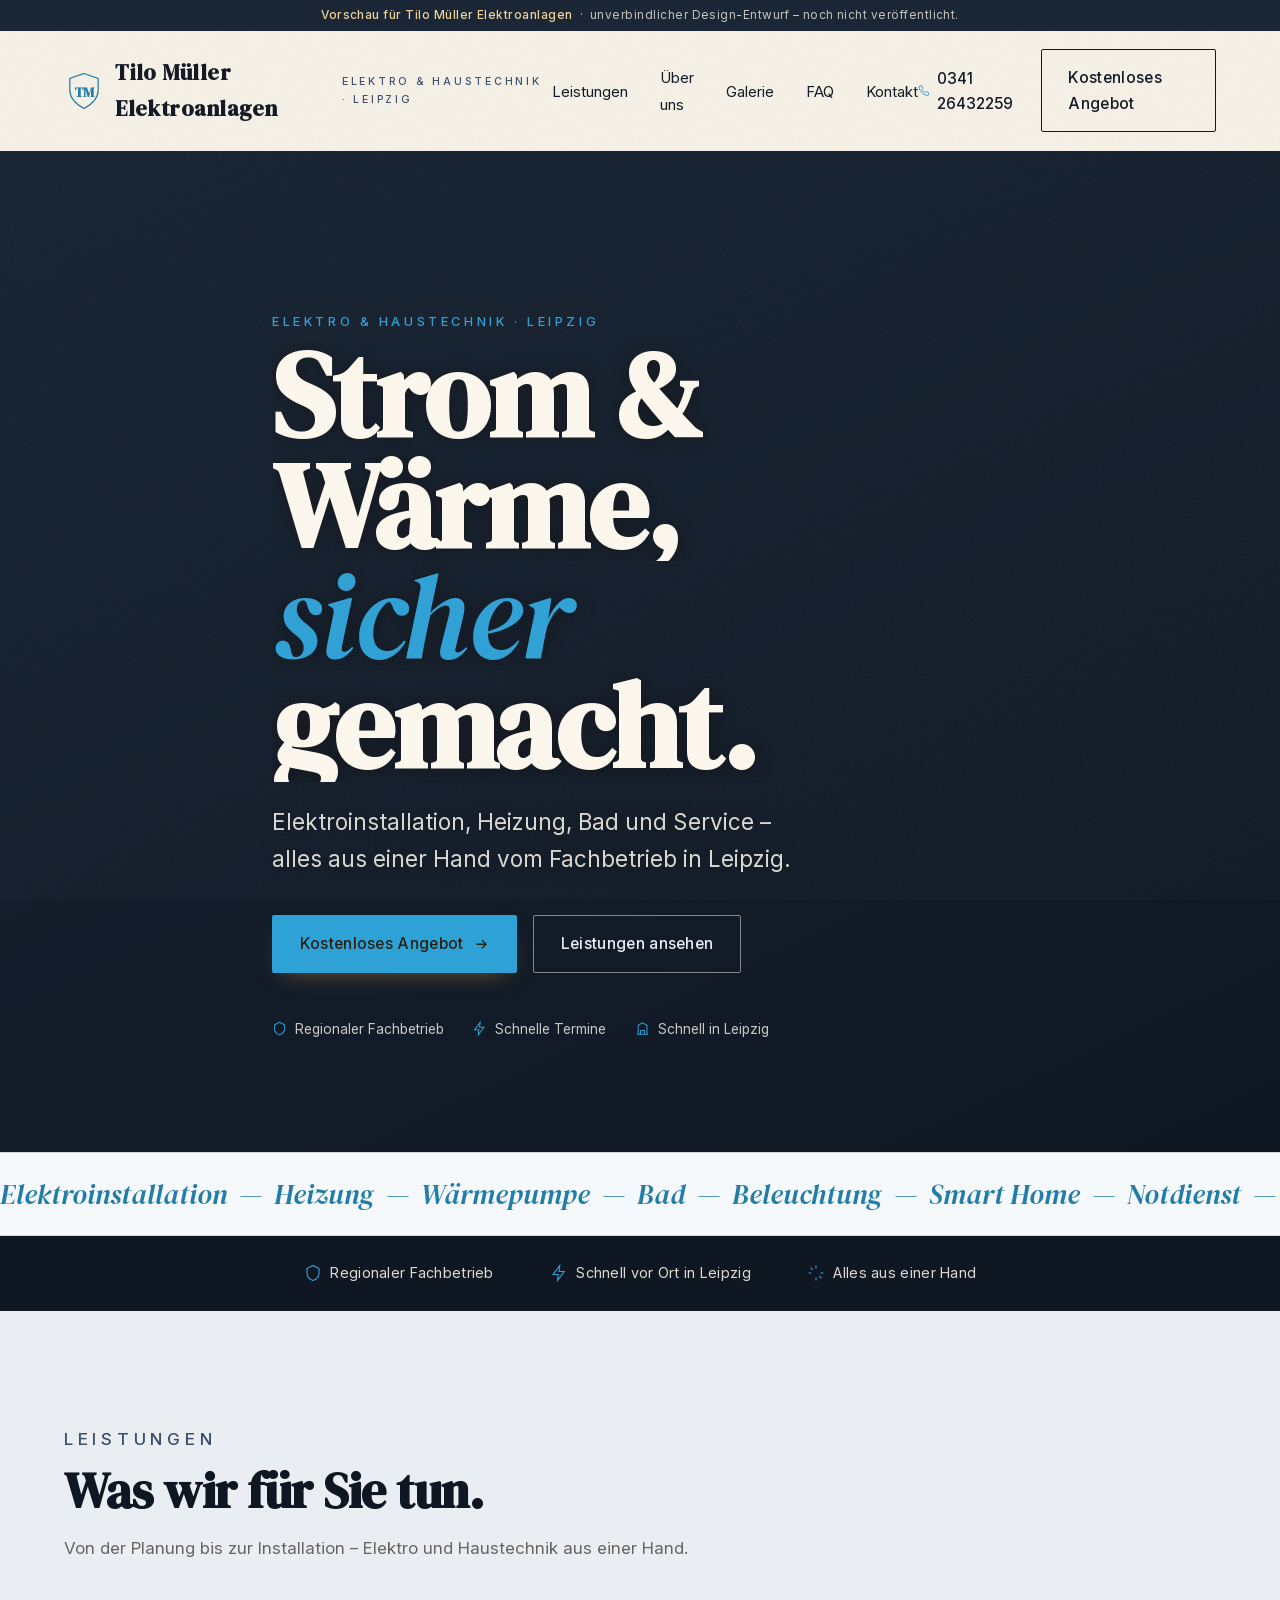
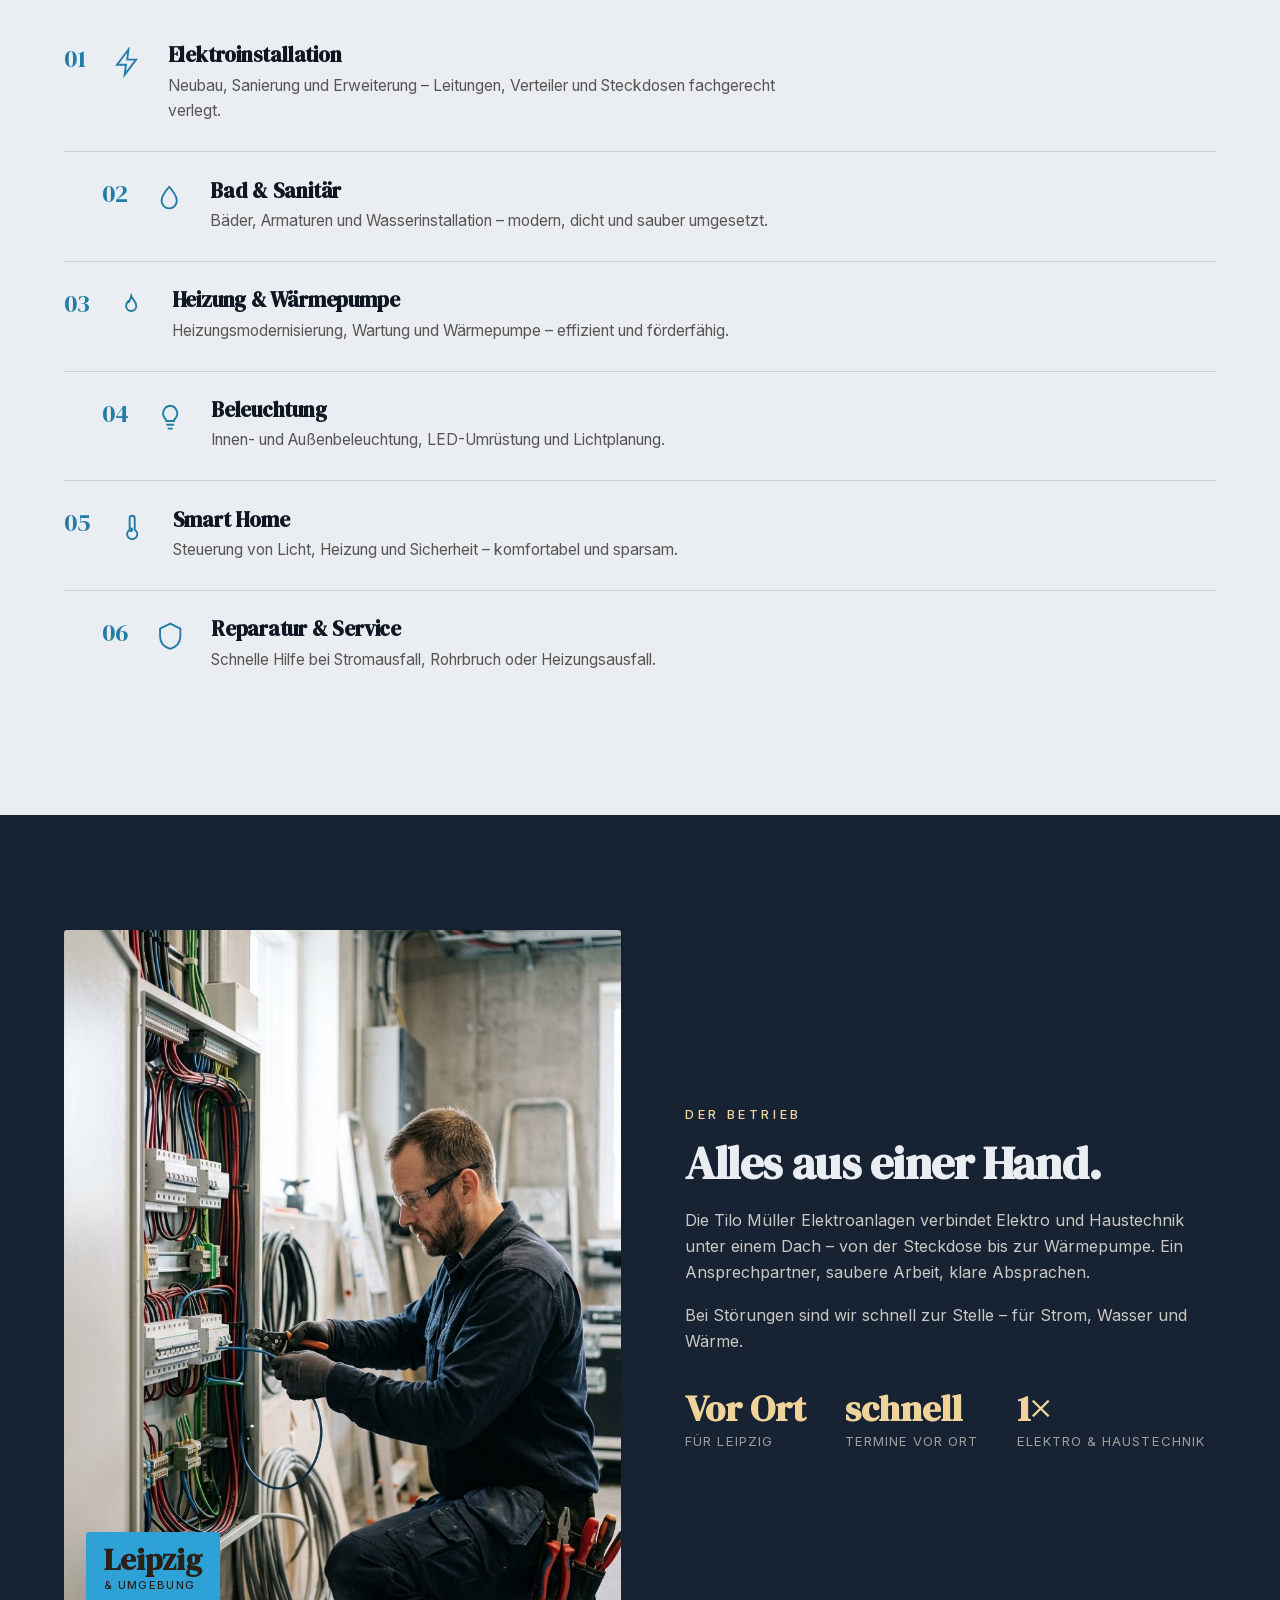
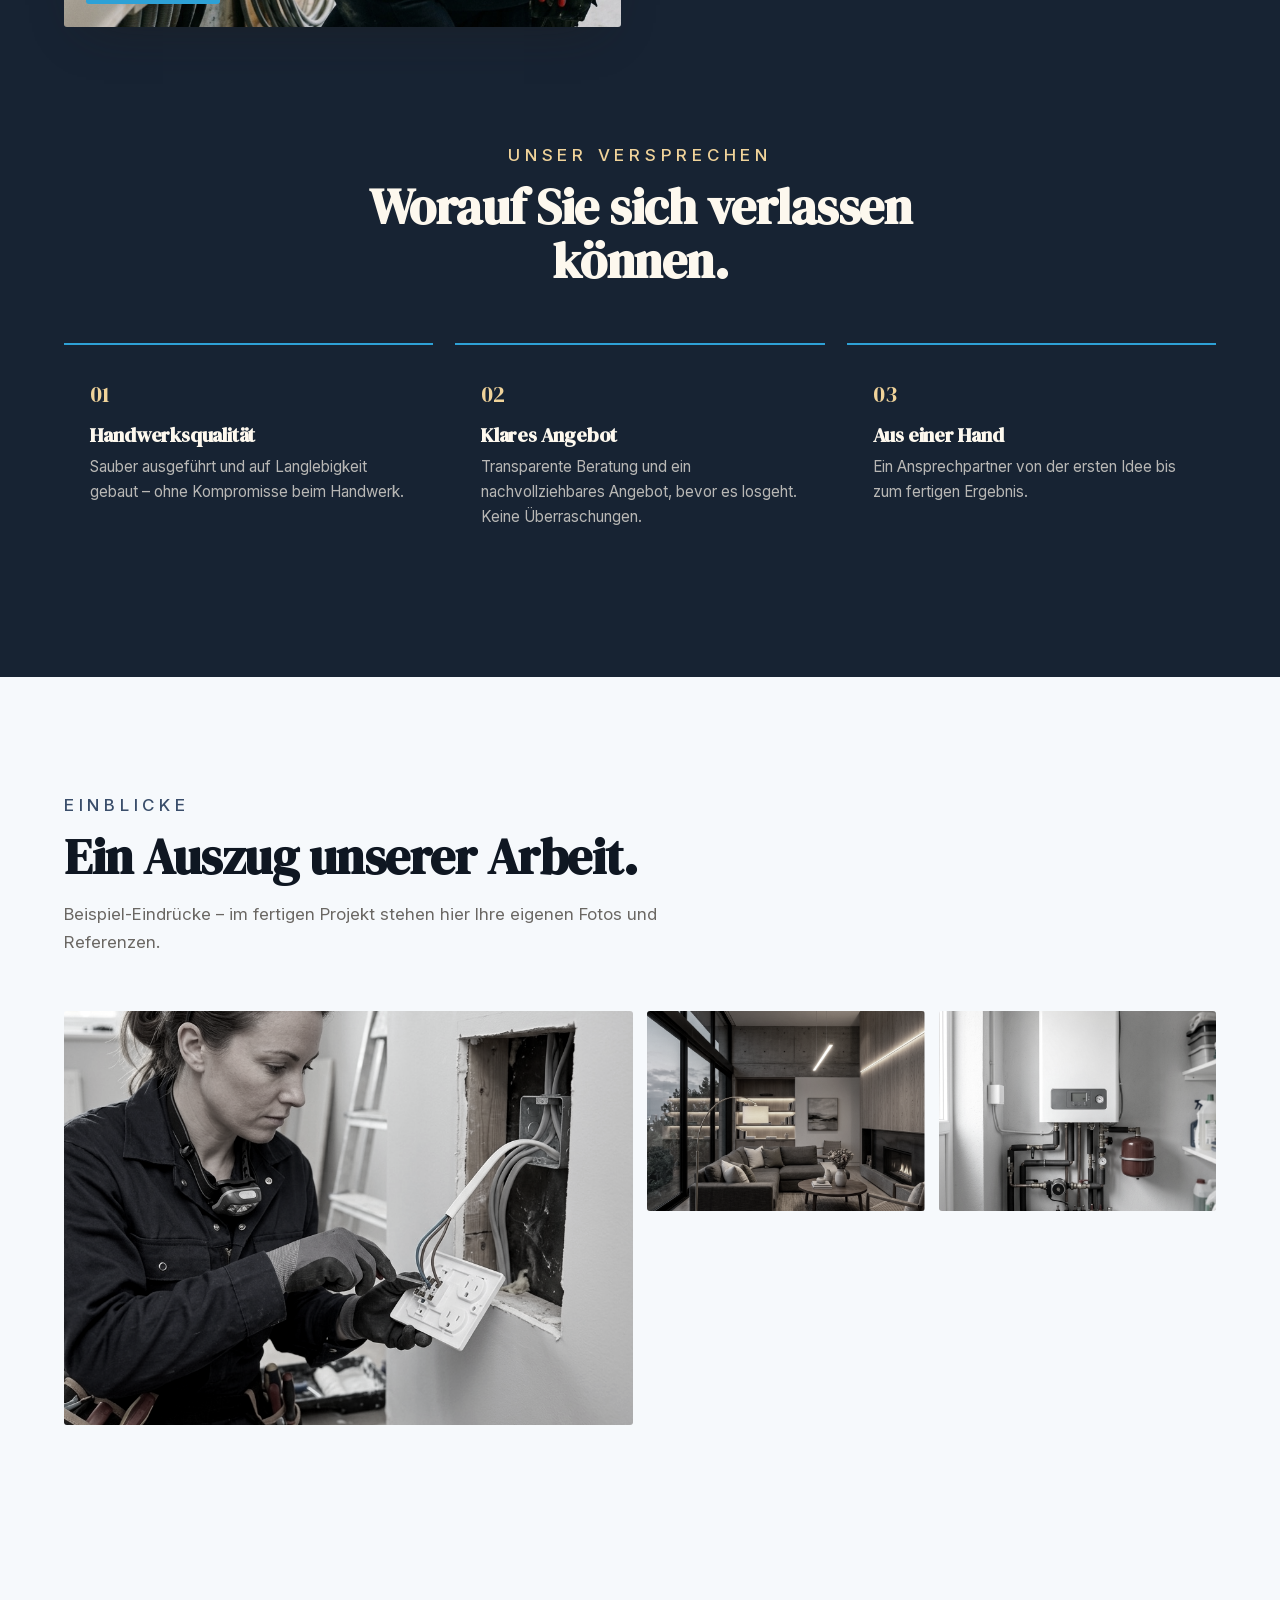
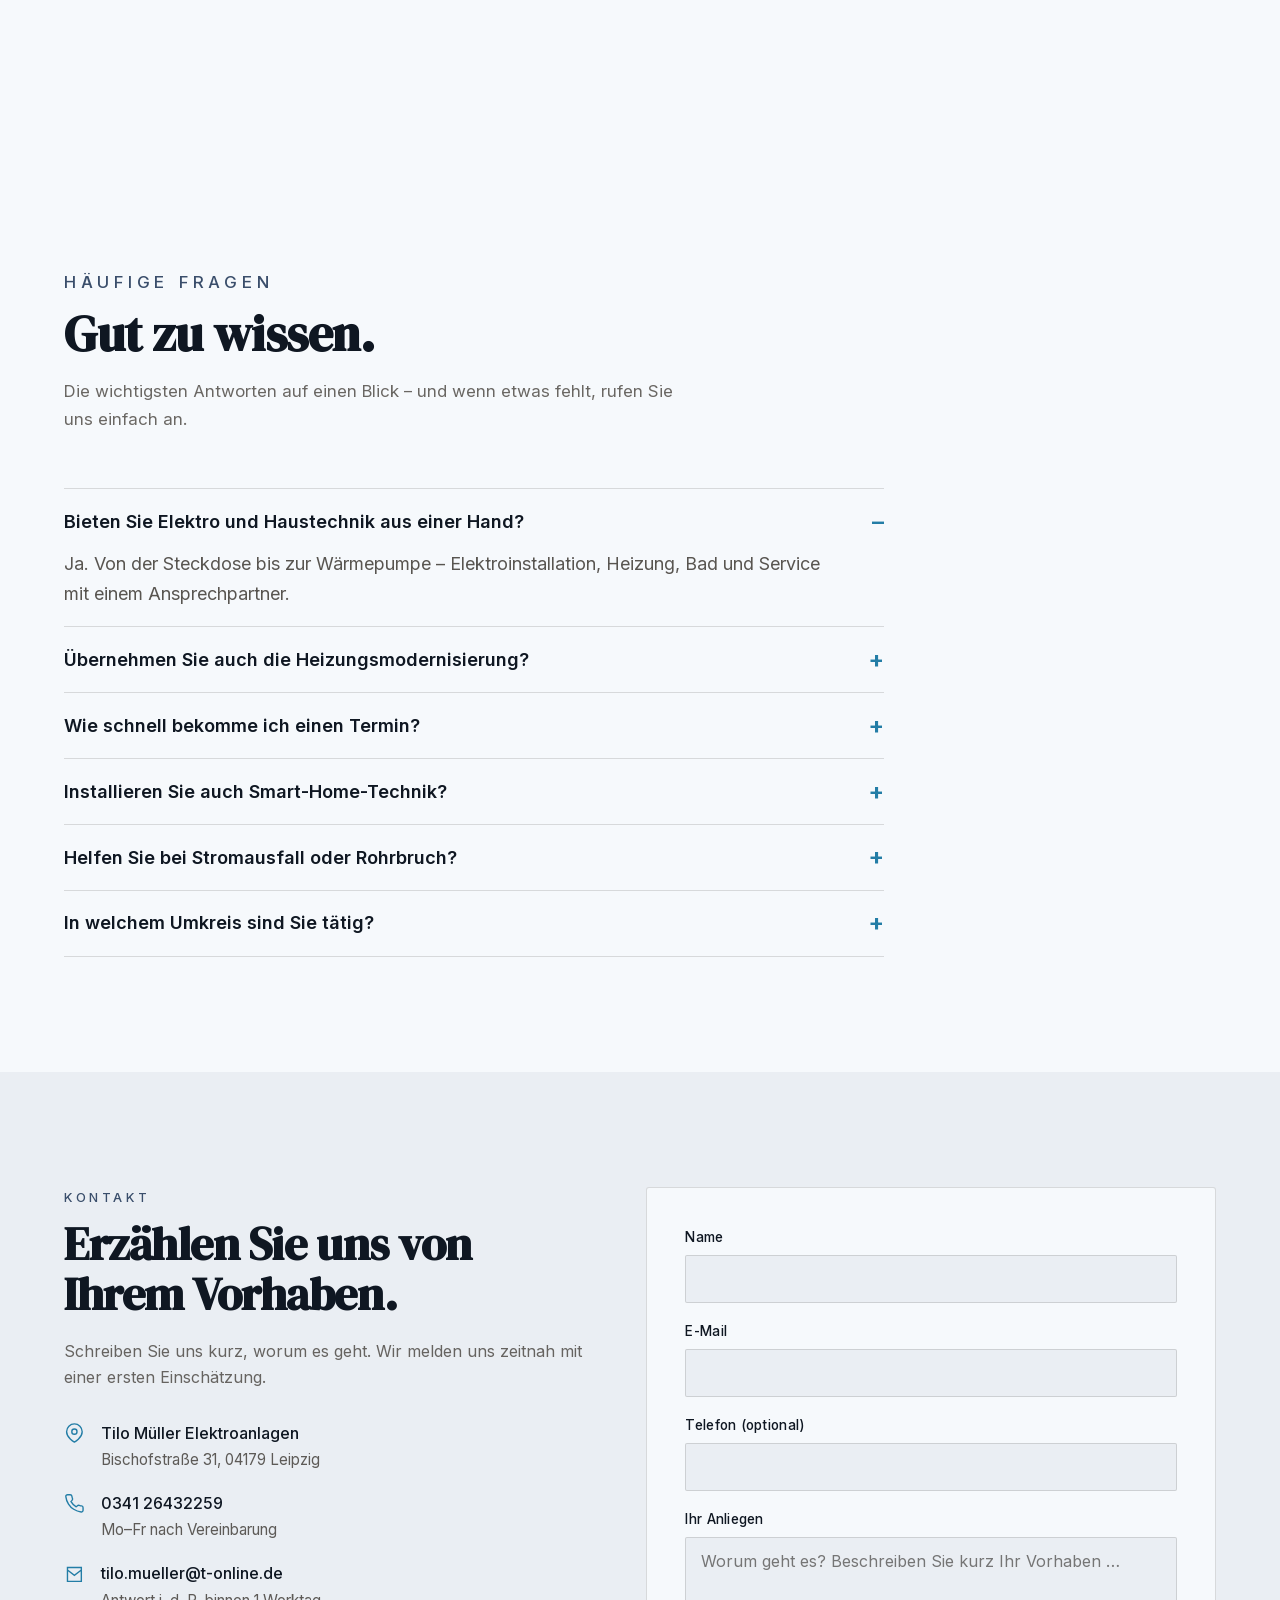
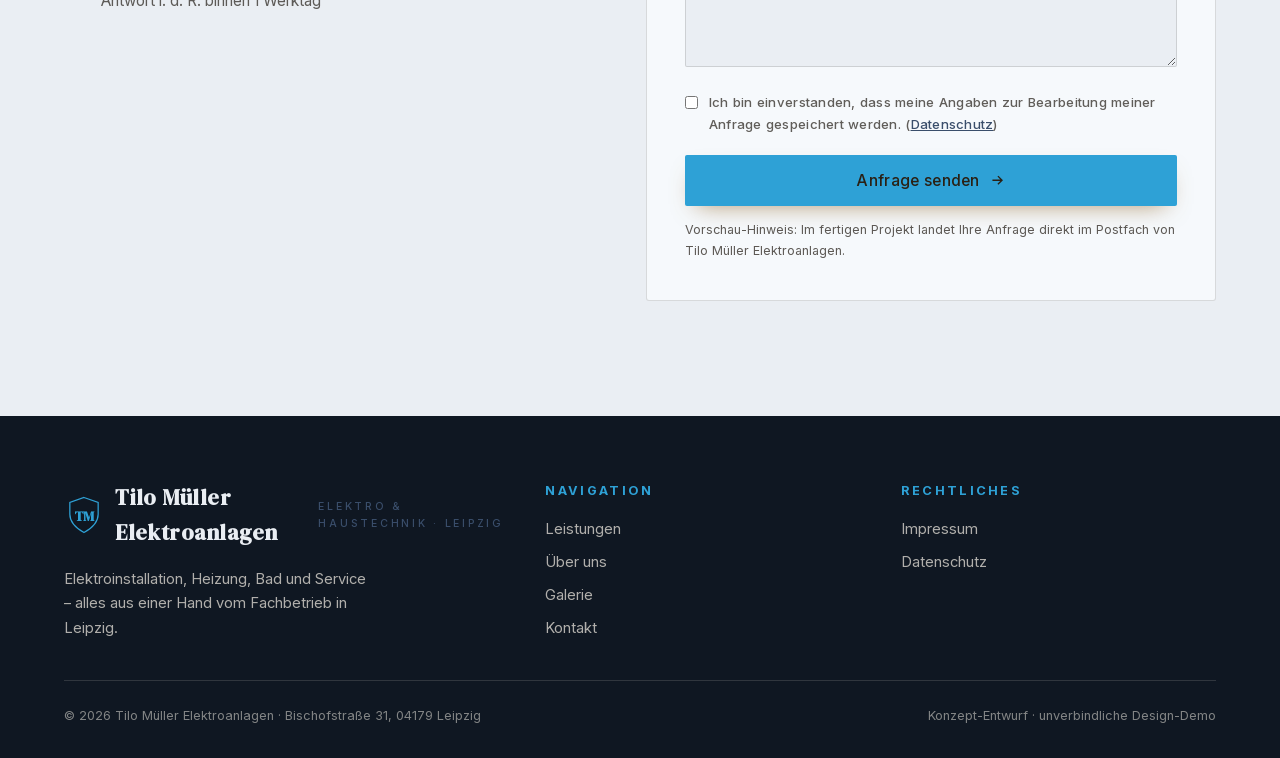
<file: index.html>
<!DOCTYPE html>
<html lang="de">
<head>
<meta charset="UTF-8">
<meta name="viewport" content="width=device-width, initial-scale=1">
<meta name="robots" content="noindex,nofollow"><!-- Vorschau/Konzept: nicht indexieren. Bei Auslieferung der echten Seite ENTFERNEN. -->
<title>Tilo Müller Elektroanlagen — Elektro & Haustechnik in Leipzig</title>
<meta name="description" content="Elektroinstallation, Heizung, Bad und Service – alles aus einer Hand vom Fachbetrieb in Leipzig.">
<meta name="theme-color" content="#211b14">
<link rel="icon" href="favicon.svg" type="image/svg+xml">
<meta property="og:type" content="website">
<meta property="og:title" content="Tilo Müller Elektroanlagen — Elektro & Haustechnik in Leipzig">
<meta property="og:description" content="Elektroinstallation, Heizung, Bad und Service – alles aus einer Hand vom Fachbetrieb in Leipzig.">
<meta property="og:image" content="img/hero.jpg">
<link rel="preload" as="image" href="img/hero.jpg" fetchpriority="high">
<link rel="stylesheet" href="css/style.css">
<style>:root{--ink:#0F1722;--espresso:#172333;--walnut:#3A4E6B;--accent:#2EA1D6;--accent-deep:#237DA6;--cream:#EAEEF3;--paper:#F6F9FC;--cream-2:#D2DAE4;--brass:#2EA1D6;--brass-deep:#237DA6;--grain-o:.05;--text-xs:clamp(.6875rem,.648rem + .208vw,.8rem);--text-sm:clamp(.8125rem,.784rem + .152vw,.9rem);--text-base:clamp(1rem,.957rem + .228vw,1.125rem);--text-md:clamp(1.125rem,1.027rem + .521vw,1.406rem);--text-lg:clamp(1.375rem,1.246rem + .685vw,1.75rem);--text-xl:clamp(1.625rem,1.431rem + 1.032vw,2.1875rem);--text-2xl:clamp(2rem,1.741rem + 1.378vw,2.75rem);--text-3xl:clamp(2.5rem,2.068rem + 2.294vw,3.75rem);--text-hero:clamp(2.7rem,6.2vw,5.1rem);--text-disp:clamp(3rem,9.5vw,7.5rem);--space-xs:clamp(.5rem,.4rem + .5vw,.75rem);--space-sm:clamp(.75rem,.6rem + .75vw,1.25rem);--space-md:clamp(1rem,.8rem + 1vw,1.75rem);--space-lg:clamp(1.5rem,1.2rem + 1.5vw,2.5rem);--space-xl:clamp(2rem,1.6rem + 2vw,3.5rem);--section-y:clamp(4.5rem,9vw,8.5rem);--ease:cubic-bezier(.2,.7,.2,1);--ease-mask:cubic-bezier(.16,1,.3,1);--t-fast:.2s;--t:.35s;--t-slow:.7s;--r-card:3px;--r-input:2px;--r-pill:40px;--serif:"DM Serif Display",Georgia,"Times New Roman",serif;--sans:"Inter",system-ui,-apple-system,Segoe UI,Helvetica,Arial,sans-serif}</style>
<script type="application/ld+json">
{
  "@context":"https://schema.org",
  "@type":"Electrician",
  "@id":"#betrieb",
  "name":"Tilo Müller Elektroanlagen",
  "image":"img/hero.jpg",
  "telephone":"+4934126432259",
  "email":"tilo.mueller@t-online.de",
  "address":{"@type":"PostalAddress","streetAddress":"Bischofstraße 31","postalCode":"04179","addressLocality":"Leipzig","addressRegion":"Sachsen","addressCountry":"DE"},
  "areaServed":[{"@type":"City","name":"Leipzig"},{"@type":"City","name":"Brandis"},{"@type":"City","name":"Zwenkau"},{"@type":"City","name":"Thallwitz"},{"@type":"City","name":"Otterwisch"}],
  "makesOffer":[{"@type":"Offer","itemOffered":{"@type":"Service","name":"Elektroinstallation"}},{"@type":"Offer","itemOffered":{"@type":"Service","name":"Bad & Sanitär"}},{"@type":"Offer","itemOffered":{"@type":"Service","name":"Heizung & Wärmepumpe"}},{"@type":"Offer","itemOffered":{"@type":"Service","name":"Beleuchtung"}},{"@type":"Offer","itemOffered":{"@type":"Service","name":"Smart Home"}},{"@type":"Offer","itemOffered":{"@type":"Service","name":"Reparatur & Service"}}],
  "knowsLanguage":"de",
  "description":"Elektroinstallation, Heizung, Bad und Service – alles aus einer Hand vom Fachbetrieb in Leipzig."
}
</script>
<script type="application/ld+json">
{"@context":"https://schema.org","@type":"FAQPage","mainEntity":[{"@type":"Question","name":"Bieten Sie Elektro und Haustechnik aus einer Hand?","acceptedAnswer":{"@type":"Answer","text":"Ja. Von der Steckdose bis zur Wärmepumpe – Elektroinstallation, Heizung, Bad und Service mit einem Ansprechpartner."}},{"@type":"Question","name":"Übernehmen Sie auch die Heizungsmodernisierung?","acceptedAnswer":{"@type":"Answer","text":"Ja, wir modernisieren Heizungen, warten sie und bauen Wärmepumpen ein – effizient und auf Wunsch förderfähig geplant."}},{"@type":"Question","name":"Wie schnell bekomme ich einen Termin?","acceptedAnswer":{"@type":"Answer","text":"Wir geben uns Mühe um kurze Termine und sind bei Störungen schnell zur Stelle. Rufen Sie kurz an, dann finden wir einen Zeitpunkt."}},{"@type":"Question","name":"Installieren Sie auch Smart-Home-Technik?","acceptedAnswer":{"@type":"Answer","text":"Ja, wir richten die Steuerung von Licht, Heizung und Sicherheit ein – komfortabel und sparsam."}},{"@type":"Question","name":"Helfen Sie bei Stromausfall oder Rohrbruch?","acceptedAnswer":{"@type":"Answer","text":"Ja, bei Stromausfall, Rohrbruch oder Heizungsausfall sind wir schnell vor Ort und beheben die Störung fachgerecht."}},{"@type":"Question","name":"In welchem Umkreis sind Sie tätig?","acceptedAnswer":{"@type":"Answer","text":"Wir arbeiten in Leipzig und Umgebung. Sprechen Sie uns an, ob Ihr Ort dabei ist."}}]}
</script>
</head>
<body class="b-elektro">

<div class="concept-bar">
  <strong>Vorschau für Tilo Müller Elektroanlagen</strong> &nbsp;·&nbsp; unverbindlicher Design-Entwurf – noch nicht veröffentlicht.
</div>

<header class="site-header" id="top">
  <div class="container nav">
    <a class="brand" href="#top"><svg class="signet" viewBox="0 0 48 48" aria-hidden="true"><path d="M24 3 41 9v14c0 11-8 17-17 22C15 40 7 34 7 23V9z" fill="none" stroke="currentColor" stroke-width="1.5"/><text x="24" y="31" text-anchor="middle" font-family='DM Serif Display,Georgia,serif' font-weight="600" font-size="17" letter-spacing="-.03em" fill="currentColor">TM</text></svg>Tilo Müller Elektroanlagen<span>Elektro & Haustechnik · Leipzig</span></a>
    <nav>
      <ul class="nav-links" id="navLinks">
        <button class="nav-close" id="navClose" aria-label="Menü schließen">&times;</button>
        <li><a href="#leistungen">Leistungen</a></li>
        <li><a href="#ueber">Über uns</a></li>
        <li><a href="#galerie">Galerie</a></li>
        <li><a href="#faq">FAQ</a></li>
        <li><a href="#kontakt">Kontakt</a></li>
      </ul>
    </nav>
    <div class="nav-cta">
      <a class="nav-phone" href="tel:+4934126432259">
        <svg viewBox="0 0 24 24" fill="none" stroke="currentColor" stroke-width="1.6"><path d="M22 16.9v3a2 2 0 0 1-2.2 2 19.8 19.8 0 0 1-8.6-3.1 19.5 19.5 0 0 1-6-6A19.8 19.8 0 0 1 2.1 4.2 2 2 0 0 1 4.1 2h3a2 2 0 0 1 2 1.7c.1.9.4 1.8.7 2.7a2 2 0 0 1-.5 2.1L8.1 9.9a16 16 0 0 0 6 6l1.4-1.2a2 2 0 0 1 2.1-.5c.9.3 1.8.6 2.7.7a2 2 0 0 1 1.7 2z"/></svg>
        0341 26432259
      </a>
      <a class="btn btn--ink" href="#kontakt">Kostenloses Angebot</a>
      <button class="burger" id="burger" aria-label="Menü öffnen"><span></span><span></span><span></span></button>
    </div>
  </div>
</header>

<section class="hero hero--type" id="hero"><div class="container hero__inner"><p class="eyebrow hero__eyebrow">Elektro & Haustechnik · Leipzig</p><h1><span class="hero__line"><span>Strom & Wärme,</span></span><span class="hero__line"><span><em>sicher</em></span></span><span class="hero__line"><span>gemacht.</span></span></h1><p class="lead">Elektroinstallation, Heizung, Bad und Service – alles aus einer Hand vom Fachbetrieb in Leipzig.</p><div class="hero__actions"><a class="btn btn--primary" href="#kontakt">Kostenloses Angebot<svg viewBox="0 0 24 24" fill="none" stroke="currentColor" stroke-width="2"><path d="M5 12h14M13 6l6 6-6 6"/></svg></a><a class="btn btn--ghost" href="#leistungen">Leistungen ansehen</a></div><div class="hero__trust"><span><svg viewBox="0 0 24 24" fill="none" stroke="currentColor" stroke-width="1.6"><path d="M12 2 4 6v6c0 5 3.4 8.5 8 10 4.6-1.5 8-5 8-10V6l-8-4z"/></svg> Regionaler Fachbetrieb</span>
      <span><svg viewBox="0 0 24 24" fill="none" stroke="currentColor" stroke-width="1.6"><path d="M13 2 4 14h7l-1 8 9-12h-7z"/></svg> Schnelle Termine</span>
      <span><svg viewBox="0 0 24 24" fill="none" stroke="currentColor" stroke-width="1.6"><path d="M3 21h18M5 21V7l7-4 7 4v14M9 21v-6h6v6"/></svg> Schnell in Leipzig</span></div></div></section>

<div class="marquee" aria-hidden="true"><div class="marquee__track"><span class="marquee__seq">Elektroinstallation &nbsp;—&nbsp; Heizung &nbsp;—&nbsp; Wärmepumpe &nbsp;—&nbsp; Bad &nbsp;—&nbsp; Beleuchtung &nbsp;—&nbsp; Smart Home &nbsp;—&nbsp; Notdienst &nbsp;—&nbsp; </span><span class="marquee__seq">Elektroinstallation &nbsp;—&nbsp; Heizung &nbsp;—&nbsp; Wärmepumpe &nbsp;—&nbsp; Bad &nbsp;—&nbsp; Beleuchtung &nbsp;—&nbsp; Smart Home &nbsp;—&nbsp; Notdienst &nbsp;—&nbsp; </span></div></div>

<section class="trustband" aria-label="Vertrauen"><div class="container trustband__row reveal"><div class="tmark"><span class="tmark__icon"><svg viewBox="0 0 24 24" fill="none" stroke="currentColor" stroke-width="1.5"><path d="M12 2 4 6v6c0 5 3.4 8.5 8 10 4.6-1.5 8-5 8-10V6l-8-4z"/></svg></span><span>Regionaler Fachbetrieb</span></div>
        <div class="tmark"><span class="tmark__icon"><svg viewBox="0 0 24 24" fill="none" stroke="currentColor" stroke-width="1.5"><path d="M13 2 4 14h7l-1 8 9-12h-7z"/></svg></span><span>Schnell vor Ort in Leipzig</span></div>
        <div class="tmark"><span class="tmark__icon"><svg viewBox="0 0 24 24" fill="none" stroke="currentColor" stroke-width="1.5"><path d="M12 2v4M12 18v4M4.9 4.9l2.8 2.8M16.3 16.3l2.8 2.8M2 12h4M18 12h4"/></svg></span><span>Alles aus einer Hand</span></div></div></section>

<section class="section" id="leistungen">
  <div class="container">
    <div class="section-head reveal">
      <p class="eyebrow">Leistungen</p>
      <h2>Was wir für Sie tun.</h2>
      <p class="muted">Von der Planung bis zur Installation – Elektro und Haustechnik aus einer Hand.</p>
    </div>
    <div class="index">
      <div class="idx reveal"><span class="idx__no">01</span><span class="idx__icon"><svg viewBox="0 0 24 24" fill="none" stroke="currentColor" stroke-width="1.5"><path d="M13 2 4 14h7l-1 8 9-12h-7z"/></svg></span><div class="idx__body"><h3>Elektroinstallation</h3><p>Neubau, Sanierung und Erweiterung – Leitungen, Verteiler und Steckdosen fachgerecht verlegt.</p></div></div>
      <div class="idx reveal"><span class="idx__no">02</span><span class="idx__icon"><svg viewBox="0 0 24 24" fill="none" stroke="currentColor" stroke-width="1.5"><path d="M12 3s6 6.5 6 11a6 6 0 0 1-12 0c0-4.5 6-11 6-11z"/></svg></span><div class="idx__body"><h3>Bad & Sanitär</h3><p>Bäder, Armaturen und Wasserinstallation – modern, dicht und sauber umgesetzt.</p></div></div>
      <div class="idx reveal"><span class="idx__no">03</span><span class="idx__icon"><svg viewBox="0 0 24 24" fill="none" stroke="currentColor" stroke-width="1.5"><path d="M12 3c1 3 4 4.5 4 8a4 4 0 0 1-8 0c0-1.5.5-2.5 1.5-3.5C10 9 11 7 12 3z"/></svg></span><div class="idx__body"><h3>Heizung & Wärmepumpe</h3><p>Heizungsmodernisierung, Wartung und Wärmepumpe – effizient und förderfähig.</p></div></div>
      <div class="idx reveal"><span class="idx__no">04</span><span class="idx__icon"><svg viewBox="0 0 24 24" fill="none" stroke="currentColor" stroke-width="1.5"><path d="M9 18h6M10 21h4M12 3a6 6 0 0 0-4 10c.8.8 1 1.4 1 2h6c0-.6.2-1.2 1-2a6 6 0 0 0-4-10z"/></svg></span><div class="idx__body"><h3>Beleuchtung</h3><p>Innen- und Außenbeleuchtung, LED-Umrüstung und Lichtplanung.</p></div></div>
      <div class="idx reveal"><span class="idx__no">05</span><span class="idx__icon"><svg viewBox="0 0 24 24" fill="none" stroke="currentColor" stroke-width="1.5"><path d="M14 14V5a2 2 0 1 0-4 0v9a4 4 0 1 0 4 0zM12 14a1 1 0 1 0 0 .01"/></svg></span><div class="idx__body"><h3>Smart Home</h3><p>Steuerung von Licht, Heizung und Sicherheit – komfortabel und sparsam.</p></div></div>
      <div class="idx reveal"><span class="idx__no">06</span><span class="idx__icon"><svg viewBox="0 0 24 24" fill="none" stroke="currentColor" stroke-width="1.5"><path d="M12 2 4 6v6c0 5 3.4 8.5 8 10 4.6-1.5 8-5 8-10V6l-8-4z"/></svg></span><div class="idx__body"><h3>Reparatur & Service</h3><p>Schnelle Hilfe bei Stromausfall, Rohrbruch oder Heizungsausfall.</p></div></div>
    </div>
  </div>
</section>

<section class="section section--dark" id="ueber">
  <div class="container split">
    <div class="split__media reveal">
      <img src="img/about.jpg" alt="Einblick in den Betrieb Tilo Müller Elektroanlagen" loading="lazy" decoding="async">
      <div class="badge"><b>Leipzig</b><small>&amp; Umgebung</small></div>
    </div>
    <div class="reveal">
      <p class="eyebrow">Der Betrieb</p>
      <h2>Alles aus einer Hand.</h2>
      <p class="muted">Die Tilo Müller Elektroanlagen verbindet Elektro und Haustechnik unter einem Dach – von der Steckdose bis zur Wärmepumpe. Ein Ansprechpartner, saubere Arbeit, klare Absprachen.</p>
      <p class="muted">Bei Störungen sind wir schnell zur Stelle – für Strom, Wasser und Wärme.</p>
      <div class="stats">
        <div class="stat"><b>Vor Ort</b><span>für Leipzig</span></div>
        <div class="stat"><b>schnell</b><span>Termine vor Ort</span></div>
        <div class="stat"><b>1×</b><span>Elektro & Haustechnik</span></div>
      </div>
    </div>
  </div>
</section>

<section class="section section--dark" style="padding-top:0">
  <div class="container">
    <div class="section-head center reveal">
      <p class="eyebrow">Unser Versprechen</p>
      <h2>Worauf Sie sich verlassen können.</h2>
    </div>
    <div class="promises">
      <div class="promise reveal"><h3>Handwerksqualität</h3><p>Sauber ausgeführt und auf Langlebigkeit gebaut – ohne Kompromisse beim Handwerk.</p></div>
      <div class="promise reveal"><h3>Klares Angebot</h3><p>Transparente Beratung und ein nachvollziehbares Angebot, bevor es losgeht. Keine Überraschungen.</p></div>
      <div class="promise reveal"><h3>Aus einer Hand</h3><p>Ein Ansprechpartner von der ersten Idee bis zum fertigen Ergebnis.</p></div>
    </div>
  </div>
</section>

<section class="section section--paper" id="galerie">
  <div class="container">
    <div class="section-head reveal">
      <p class="eyebrow">Einblicke</p>
      <h2>Ein Auszug unserer Arbeit.</h2>
      <p class="muted">Beispiel-Eindrücke – im fertigen Projekt stehen hier Ihre eigenen Fotos und Referenzen.</p>
    </div>
    <div class="gallery">
      <figure class="wide tall reveal gal"><img src="img/gal1.jpg" alt="Installation" loading="lazy" decoding="async"><figcaption>Installation</figcaption></figure>
      <figure class="reveal gal"><img src="img/gal2.jpg" alt="Beleuchtung" loading="lazy" decoding="async"><figcaption>Beleuchtung</figcaption></figure>
      <figure class="reveal gal"><img src="img/gal3.jpg" alt="Heizung" loading="lazy" decoding="async"><figcaption>Heizung</figcaption></figure>
      <figure class="wide reveal gal"><img src="img/gal4.jpg" alt="Bad" loading="lazy" decoding="async"><figcaption>Bad</figcaption></figure>
      <figure class="reveal gal"><img src="img/gal5.jpg" alt="Smart Home" loading="lazy" decoding="async"><figcaption>Smart Home</figcaption></figure>
      <figure class="reveal gal"><img src="img/gal6.jpg" alt="Im Einsatz" loading="lazy" decoding="async"><figcaption>Im Einsatz</figcaption></figure>
    </div>
  </div>
</section>

<section class="section section--paper" id="faq">
  <div class="container">
    <div class="section-head reveal">
      <p class="eyebrow">Häufige Fragen</p>
      <h2>Gut zu wissen.</h2>
      <p class="muted">Die wichtigsten Antworten auf einen Blick – und wenn etwas fehlt, rufen Sie uns einfach an.</p>
    </div>
    <div class="faq reveal">
      <details open><summary>Bieten Sie Elektro und Haustechnik aus einer Hand?</summary><p>Ja. Von der Steckdose bis zur Wärmepumpe – Elektroinstallation, Heizung, Bad und Service mit einem Ansprechpartner.</p></details>
      <details><summary>Übernehmen Sie auch die Heizungsmodernisierung?</summary><p>Ja, wir modernisieren Heizungen, warten sie und bauen Wärmepumpen ein – effizient und auf Wunsch förderfähig geplant.</p></details>
      <details><summary>Wie schnell bekomme ich einen Termin?</summary><p>Wir geben uns Mühe um kurze Termine und sind bei Störungen schnell zur Stelle. Rufen Sie kurz an, dann finden wir einen Zeitpunkt.</p></details>
      <details><summary>Installieren Sie auch Smart-Home-Technik?</summary><p>Ja, wir richten die Steuerung von Licht, Heizung und Sicherheit ein – komfortabel und sparsam.</p></details>
      <details><summary>Helfen Sie bei Stromausfall oder Rohrbruch?</summary><p>Ja, bei Stromausfall, Rohrbruch oder Heizungsausfall sind wir schnell vor Ort und beheben die Störung fachgerecht.</p></details>
      <details><summary>In welchem Umkreis sind Sie tätig?</summary><p>Wir arbeiten in Leipzig und Umgebung. Sprechen Sie uns an, ob Ihr Ort dabei ist.</p></details>
    </div>
  </div>
</section>

<section class="section" id="kontakt">
  <div class="container contact">
    <div class="contact__info reveal">
      <p class="eyebrow">Kontakt</p>
      <h2>Erzählen Sie uns von Ihrem Vorhaben.</h2>
      <p class="muted">Schreiben Sie uns kurz, worum es geht. Wir melden uns zeitnah mit einer ersten Einschätzung.</p>
      <ul class="contact__list">
        <li><svg viewBox="0 0 24 24" fill="none" stroke="currentColor" stroke-width="1.6"><path d="M21 10c0 7-9 12-9 12s-9-5-9-12a9 9 0 0 1 18 0z"/><circle cx="12" cy="10" r="3"/></svg><div><b>Tilo Müller Elektroanlagen</b><span>Bischofstraße 31, 04179 Leipzig</span></div></li>
        <li><svg viewBox="0 0 24 24" fill="none" stroke="currentColor" stroke-width="1.6"><path d="M22 16.9v3a2 2 0 0 1-2.2 2 19.8 19.8 0 0 1-8.6-3.1 19.5 19.5 0 0 1-6-6A19.8 19.8 0 0 1 2.1 4.2 2 2 0 0 1 4.1 2h3a2 2 0 0 1 2 1.7c.1.9.4 1.8.7 2.7a2 2 0 0 1-.5 2.1L8.1 9.9a16 16 0 0 0 6 6l1.4-1.2a2 2 0 0 1 2.1-.5c.9.3 1.8.6 2.7.7a2 2 0 0 1 1.7 2z"/></svg><div><b>0341 26432259</b><span>Mo–Fr nach Vereinbarung</span></div></li>
        <li><svg viewBox="0 0 24 24" fill="none" stroke="currentColor" stroke-width="1.6"><path d="M4 4h16v16H4zM4 7l8 6 8-6"/></svg><div><b>tilo.mueller@t-online.de</b><span>Antwort i. d. R. binnen 1 Werktag</span></div></li>
      </ul>
    </div>

    <form class="reveal" action="https://formspree.io/f/[FORMSPREE-ID]" method="post" id="contactForm" novalidate>
      <!-- HIER ANPASSEN (bei Auslieferung): [FORMSPREE-ID] durch die echte Formspree-Form-ID des Kunden ersetzen (formspree.io). Solange [FORMSPREE-ID] drinsteht, simuliert die Demo nur. -->
      <input type="hidden" name="_subject" value="Neue Anfrage über die Website von Tilo Müller Elektroanlagen">
      <div class="form-msg" id="formMsg"></div>
      <div class="field"><label for="name">Name</label><input type="text" id="name" name="name" required autocomplete="name"></div>
      <div class="field"><label for="email">E-Mail</label><input type="email" id="email" name="email" required autocomplete="email"></div>
      <div class="field"><label for="phone">Telefon (optional)</label><input type="tel" id="phone" name="phone" autocomplete="tel"></div>
      <div class="field"><label for="message">Ihr Anliegen</label><textarea id="message" name="message" required placeholder="Worum geht es? Beschreiben Sie kurz Ihr Vorhaben …"></textarea></div>
      <div class="hp"><label>Bitte freilassen<input type="text" name="_gotcha" tabindex="-1" autocomplete="off"></label></div>
      <label class="consent"><input type="checkbox" name="consent" required> <span>Ich bin einverstanden, dass meine Angaben zur Bearbeitung meiner Anfrage gespeichert werden. (<a href="datenschutz.html">Datenschutz</a>)</span></label>
      <button class="btn btn--primary" type="submit" style="width:100%; justify-content:center">Anfrage senden
        <svg viewBox="0 0 24 24" fill="none" stroke="currentColor" stroke-width="2"><path d="M5 12h14M13 6l6 6-6 6"/></svg></button>
      <p class="form-note">Vorschau-Hinweis: Im fertigen Projekt landet Ihre Anfrage direkt im Postfach von Tilo Müller Elektroanlagen.</p>
    </form>
  </div>
</section>

<footer class="site-footer">
  <div class="container">
    <div class="footer-grid">
      <div>
        <a class="brand" href="#top"><svg class="signet" viewBox="0 0 48 48" aria-hidden="true"><path d="M24 3 41 9v14c0 11-8 17-17 22C15 40 7 34 7 23V9z" fill="none" stroke="currentColor" stroke-width="1.5"/><text x="24" y="31" text-anchor="middle" font-family='DM Serif Display,Georgia,serif' font-weight="600" font-size="17" letter-spacing="-.03em" fill="currentColor">TM</text></svg>Tilo Müller Elektroanlagen<span>Elektro & Haustechnik · Leipzig</span></a>
        <p style="margin-top:1rem; font-size:.92rem; max-width:34ch">Elektroinstallation, Heizung, Bad und Service – alles aus einer Hand vom Fachbetrieb in Leipzig.</p>
      </div>
      <div>
        <h4>Navigation</h4>
        <ul>
          <li><a href="#leistungen">Leistungen</a></li>
          <li><a href="#ueber">Über uns</a></li>
          <li><a href="#galerie">Galerie</a></li>
          <li><a href="#kontakt">Kontakt</a></li>
        </ul>
      </div>
      <div>
        <h4>Rechtliches</h4>
        <ul>
          <li><a href="impressum.html">Impressum</a></li>
          <li><a href="datenschutz.html">Datenschutz</a></li>
        </ul>
      </div>
    </div>
    <div class="footer-bottom">
      <span>© <span id="year"></span> Tilo Müller Elektroanlagen · Bischofstraße 31, 04179 Leipzig</span>
      <span>Konzept-Entwurf · unverbindliche Design-Demo</span>
    </div>
  </div>
</footer>

<div class="grain" aria-hidden="true"></div>
<div class="callbar">
  <a class="cb-call" href="tel:+4934126432259"><svg viewBox="0 0 24 24" fill="none" stroke="currentColor" stroke-width="1.8"><path d="M22 16.9v3a2 2 0 0 1-2.2 2 19.8 19.8 0 0 1-8.6-3.1 19.5 19.5 0 0 1-6-6A19.8 19.8 0 0 1 2.1 4.2 2 2 0 0 1 4.1 2h3a2 2 0 0 1 2 1.7c.1.9.4 1.8.7 2.7a2 2 0 0 1-.5 2.1L8.1 9.9a16 16 0 0 0 6 6l1.4-1.2a2 2 0 0 1 2.1-.5c.9.3 1.8.6 2.7.7a2 2 0 0 1 1.7 2z"/></svg>Anrufen</a>
  <a class="cb-write" href="#kontakt">Anfrage</a>
</div>
<script src="js/main.js"></script>
</body>
</html>
</file>
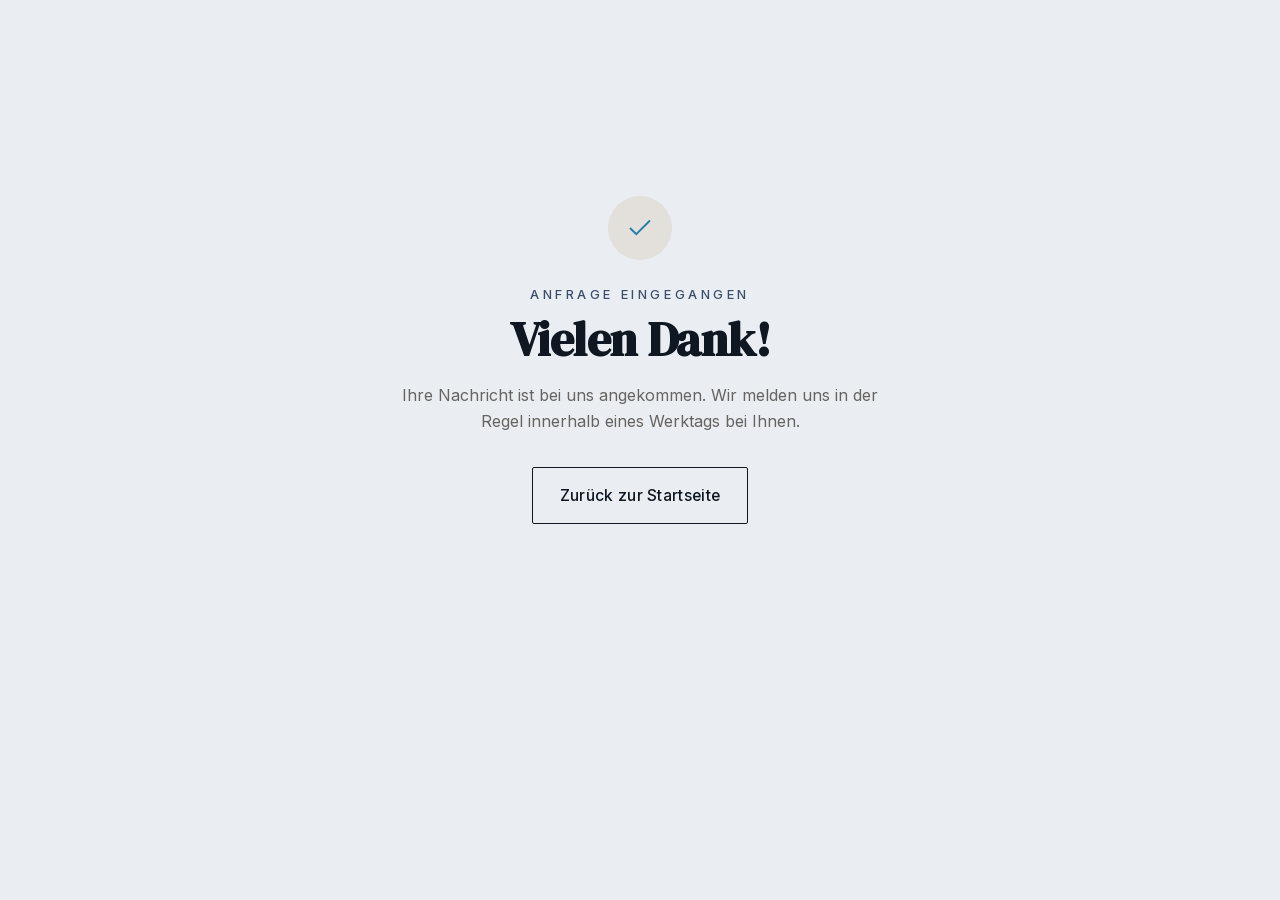
<file: danke.html>
<!DOCTYPE html>
<html lang="de">
<head>
<meta charset="UTF-8">
<meta name="viewport" content="width=device-width, initial-scale=1">
<title>Danke – Tilo Müller Elektroanlagen</title>
<link rel="icon" href="favicon.svg" type="image/svg+xml">
<link rel="stylesheet" href="css/style.css">
<style>:root{--ink:#0F1722;--espresso:#172333;--walnut:#3A4E6B;--accent:#2EA1D6;--accent-deep:#237DA6;--cream:#EAEEF3;--paper:#F6F9FC;--cream-2:#D2DAE4;--brass:#2EA1D6;--brass-deep:#237DA6;--grain-o:.05;--text-xs:clamp(.6875rem,.648rem + .208vw,.8rem);--text-sm:clamp(.8125rem,.784rem + .152vw,.9rem);--text-base:clamp(1rem,.957rem + .228vw,1.125rem);--text-md:clamp(1.125rem,1.027rem + .521vw,1.406rem);--text-lg:clamp(1.375rem,1.246rem + .685vw,1.75rem);--text-xl:clamp(1.625rem,1.431rem + 1.032vw,2.1875rem);--text-2xl:clamp(2rem,1.741rem + 1.378vw,2.75rem);--text-3xl:clamp(2.5rem,2.068rem + 2.294vw,3.75rem);--text-hero:clamp(2.7rem,6.2vw,5.1rem);--text-disp:clamp(3rem,9.5vw,7.5rem);--space-xs:clamp(.5rem,.4rem + .5vw,.75rem);--space-sm:clamp(.75rem,.6rem + .75vw,1.25rem);--space-md:clamp(1rem,.8rem + 1vw,1.75rem);--space-lg:clamp(1.5rem,1.2rem + 1.5vw,2.5rem);--space-xl:clamp(2rem,1.6rem + 2vw,3.5rem);--section-y:clamp(4.5rem,9vw,8.5rem);--ease:cubic-bezier(.2,.7,.2,1);--ease-mask:cubic-bezier(.16,1,.3,1);--t-fast:.2s;--t:.35s;--t-slow:.7s;--r-card:3px;--r-input:2px;--r-pill:40px;--serif:"DM Serif Display",Georgia,"Times New Roman",serif;--sans:"Inter",system-ui,-apple-system,Segoe UI,Helvetica,Arial,sans-serif}</style>
</head>
<body>
<section class="section" style="min-height:80vh; display:grid; place-items:center; text-align:center">
  <div class="container" style="max-width:560px">
    <div class="card__icon" style="margin:0 auto 1.5rem; width:64px; height:64px">
      <svg viewBox="0 0 24 24" fill="none" stroke="currentColor" stroke-width="1.5" style="width:30px;height:30px;color:var(--brass-deep)"><path d="M20 6 9 17l-5-5"/></svg>
    </div>
    <p class="eyebrow">Anfrage eingegangen</p>
    <h1 style="font-size:clamp(2rem,5vw,3rem); margin:.6rem 0 1rem">Vielen Dank!</h1>
    <p class="muted" style="margin-bottom:2rem">Ihre Nachricht ist bei uns angekommen. Wir melden uns in der Regel innerhalb eines Werktags bei Ihnen.</p>
    <a class="btn btn--ink" href="index.html">Zurück zur Startseite</a>
  </div>
</section>
</body>
</html>
</file>
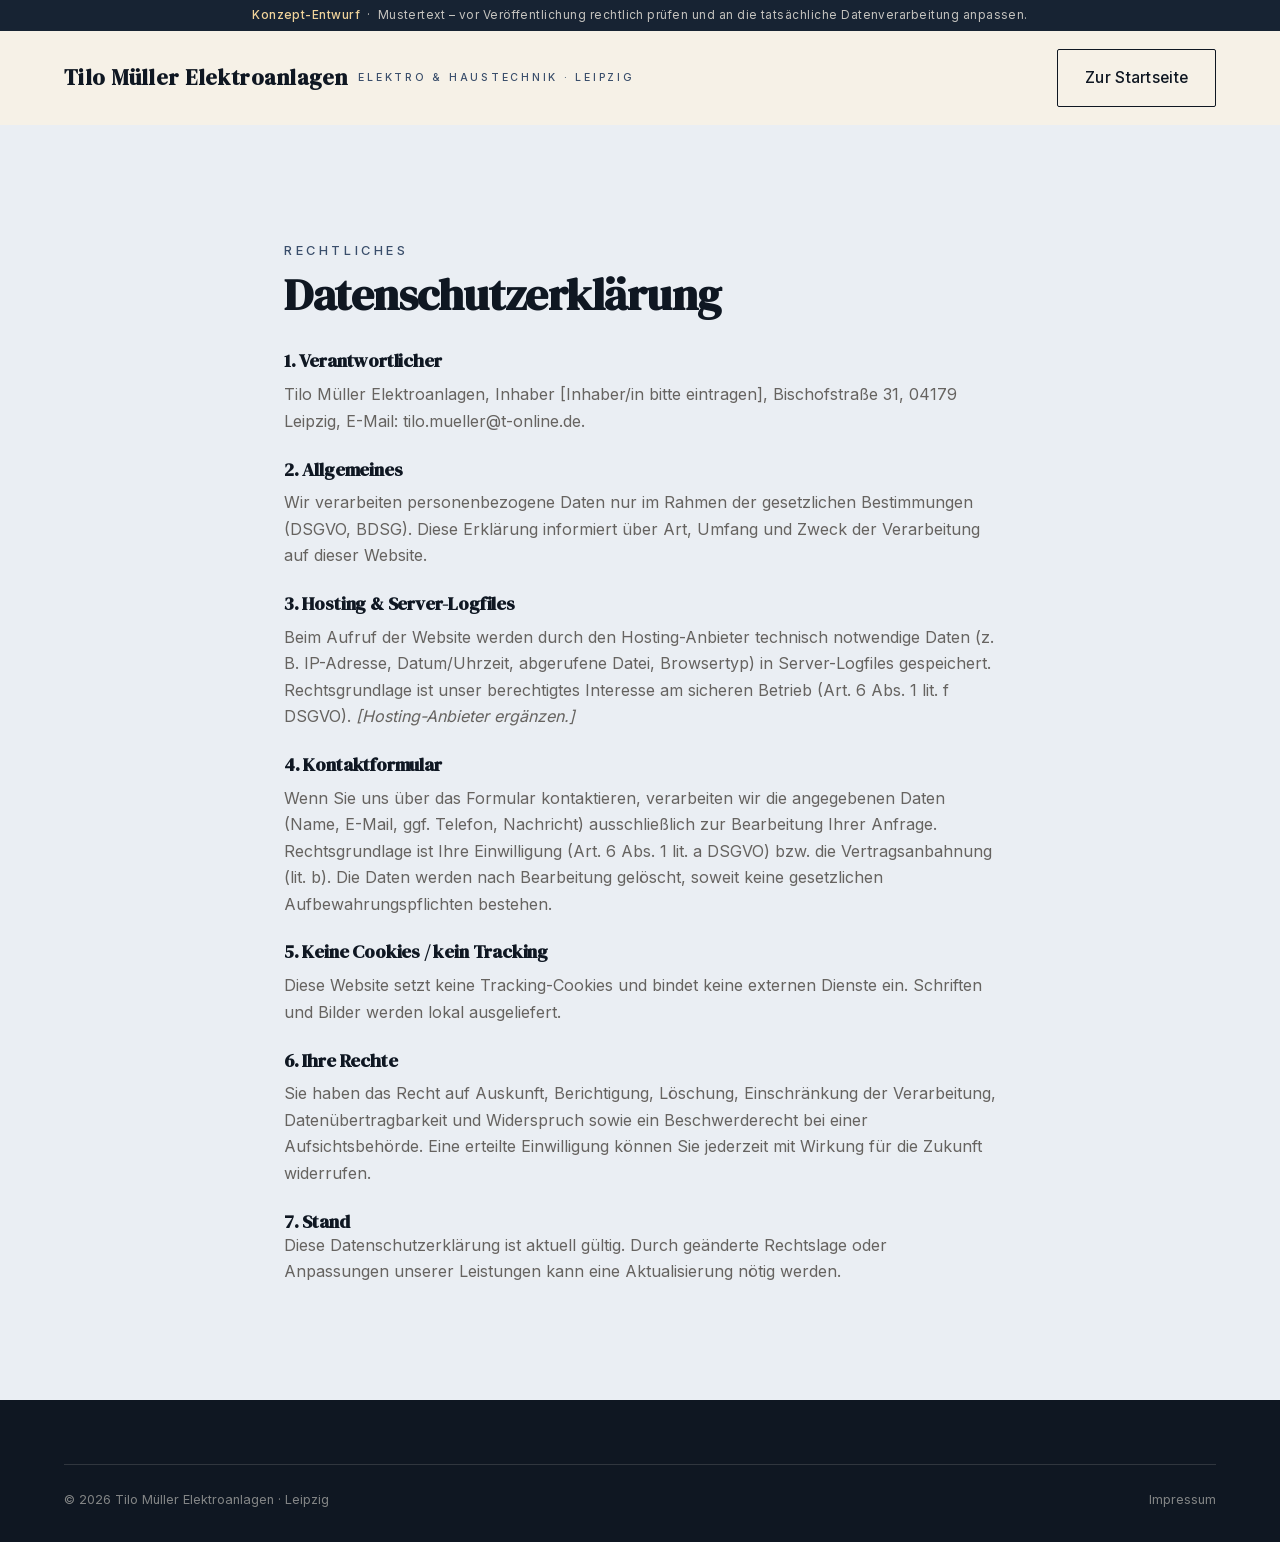
<file: datenschutz.html>
<!DOCTYPE html>
<html lang="de">
<head>
<meta charset="UTF-8">
<meta name="viewport" content="width=device-width, initial-scale=1">
<title>Datenschutzerklärung – Tilo Müller Elektroanlagen</title>
<meta name="robots" content="noindex">
<link rel="icon" href="favicon.svg" type="image/svg+xml">
<link rel="stylesheet" href="css/style.css">
<style>:root{--ink:#0F1722;--espresso:#172333;--walnut:#3A4E6B;--accent:#2EA1D6;--accent-deep:#237DA6;--cream:#EAEEF3;--paper:#F6F9FC;--cream-2:#D2DAE4;--brass:#2EA1D6;--brass-deep:#237DA6;--grain-o:.05;--text-xs:clamp(.6875rem,.648rem + .208vw,.8rem);--text-sm:clamp(.8125rem,.784rem + .152vw,.9rem);--text-base:clamp(1rem,.957rem + .228vw,1.125rem);--text-md:clamp(1.125rem,1.027rem + .521vw,1.406rem);--text-lg:clamp(1.375rem,1.246rem + .685vw,1.75rem);--text-xl:clamp(1.625rem,1.431rem + 1.032vw,2.1875rem);--text-2xl:clamp(2rem,1.741rem + 1.378vw,2.75rem);--text-3xl:clamp(2.5rem,2.068rem + 2.294vw,3.75rem);--text-hero:clamp(2.7rem,6.2vw,5.1rem);--text-disp:clamp(3rem,9.5vw,7.5rem);--space-xs:clamp(.5rem,.4rem + .5vw,.75rem);--space-sm:clamp(.75rem,.6rem + .75vw,1.25rem);--space-md:clamp(1rem,.8rem + 1vw,1.75rem);--space-lg:clamp(1.5rem,1.2rem + 1.5vw,2.5rem);--space-xl:clamp(2rem,1.6rem + 2vw,3.5rem);--section-y:clamp(4.5rem,9vw,8.5rem);--ease:cubic-bezier(.2,.7,.2,1);--ease-mask:cubic-bezier(.16,1,.3,1);--t-fast:.2s;--t:.35s;--t-slow:.7s;--r-card:3px;--r-input:2px;--r-pill:40px;--serif:"DM Serif Display",Georgia,"Times New Roman",serif;--sans:"Inter",system-ui,-apple-system,Segoe UI,Helvetica,Arial,sans-serif}</style>
</head>
<body>
<div class="concept-bar"><strong>Konzept-Entwurf</strong> &nbsp;·&nbsp; Mustertext – vor Veröffentlichung rechtlich prüfen und an die tatsächliche Datenverarbeitung anpassen.</div>
<header class="site-header"><div class="container nav"><a class="brand" href="index.html">Tilo Müller Elektroanlagen<span>Elektro & Haustechnik · Leipzig</span></a><a class="btn btn--ink" href="index.html">Zur Startseite</a></div></header>

<section class="section"><div class="container" style="max-width:760px">
  <p class="eyebrow">Rechtliches</p>
  <h1 style="font-size:clamp(2rem,4vw,2.8rem); margin:.6rem 0 2rem">Datenschutzerklärung</h1>

  <h3>1. Verantwortlicher</h3>
  <p class="muted" style="margin:.6rem 0 1.6rem">Tilo Müller Elektroanlagen, Inhaber [Inhaber/in bitte eintragen], Bischofstraße 31, 04179 Leipzig, E-Mail: tilo.mueller@t-online.de.</p>

  <h3>2. Allgemeines</h3>
  <p class="muted" style="margin:.6rem 0 1.6rem">Wir verarbeiten personenbezogene Daten nur im Rahmen der gesetzlichen Bestimmungen (DSGVO, BDSG). Diese Erklärung informiert über Art, Umfang und Zweck der Verarbeitung auf dieser Website.</p>

  <h3>3. Hosting &amp; Server-Logfiles</h3>
  <p class="muted" style="margin:.6rem 0 1.6rem">Beim Aufruf der Website werden durch den Hosting-Anbieter technisch notwendige Daten (z. B. IP-Adresse, Datum/Uhrzeit, abgerufene Datei, Browsertyp) in Server-Logfiles gespeichert. Rechtsgrundlage ist unser berechtigtes Interesse am sicheren Betrieb (Art. 6 Abs. 1 lit. f DSGVO). <em>[Hosting-Anbieter ergänzen.]</em></p>

  <h3>4. Kontaktformular</h3>
  <p class="muted" style="margin:.6rem 0 1.6rem">Wenn Sie uns über das Formular kontaktieren, verarbeiten wir die angegebenen Daten (Name, E-Mail, ggf. Telefon, Nachricht) ausschließlich zur Bearbeitung Ihrer Anfrage. Rechtsgrundlage ist Ihre Einwilligung (Art. 6 Abs. 1 lit. a DSGVO) bzw. die Vertragsanbahnung (lit. b). Die Daten werden nach Bearbeitung gelöscht, soweit keine gesetzlichen Aufbewahrungspflichten bestehen.</p>

  <h3>5. Keine Cookies / kein Tracking</h3>
  <p class="muted" style="margin:.6rem 0 1.6rem">Diese Website setzt keine Tracking-Cookies und bindet keine externen Dienste ein. Schriften und Bilder werden lokal ausgeliefert.</p>

  <h3>6. Ihre Rechte</h3>
  <p class="muted" style="margin:.6rem 0 1.6rem">Sie haben das Recht auf Auskunft, Berichtigung, Löschung, Einschränkung der Verarbeitung, Datenübertragbarkeit und Widerspruch sowie ein Beschwerderecht bei einer Aufsichtsbehörde. Eine erteilte Einwilligung können Sie jederzeit mit Wirkung für die Zukunft widerrufen.</p>

  <h3>7. Stand</h3>
  <p class="muted">Diese Datenschutzerklärung ist aktuell gültig. Durch geänderte Rechtslage oder Anpassungen unserer Leistungen kann eine Aktualisierung nötig werden.</p>
</div></section>

<footer class="site-footer"><div class="container"><div class="footer-bottom"><span>© <span id="year"></span> Tilo Müller Elektroanlagen · Leipzig</span><span><a href="impressum.html">Impressum</a></span></div></div></footer>
<script src="js/main.js"></script>
</body>
</html>
</file>
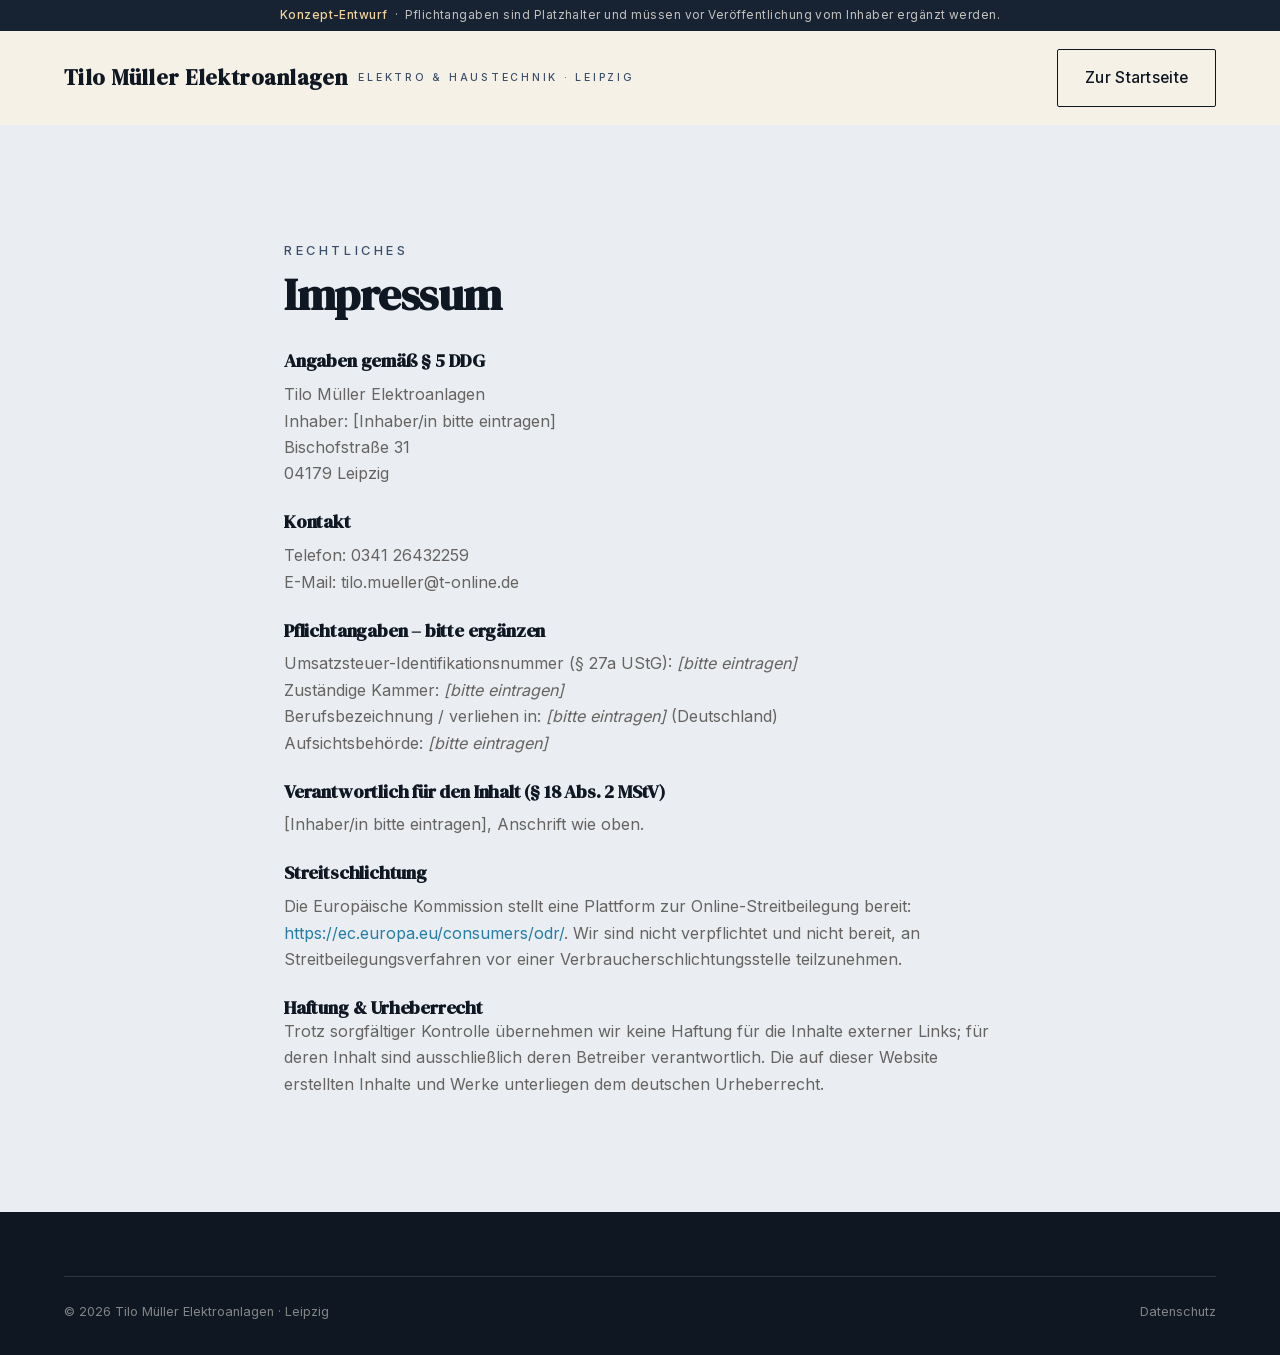
<file: impressum.html>
<!DOCTYPE html>
<html lang="de">
<head>
<meta charset="UTF-8">
<meta name="viewport" content="width=device-width, initial-scale=1">
<title>Impressum – Tilo Müller Elektroanlagen</title>
<meta name="robots" content="noindex">
<link rel="icon" href="favicon.svg" type="image/svg+xml">
<link rel="stylesheet" href="css/style.css">
<style>:root{--ink:#0F1722;--espresso:#172333;--walnut:#3A4E6B;--accent:#2EA1D6;--accent-deep:#237DA6;--cream:#EAEEF3;--paper:#F6F9FC;--cream-2:#D2DAE4;--brass:#2EA1D6;--brass-deep:#237DA6;--grain-o:.05;--text-xs:clamp(.6875rem,.648rem + .208vw,.8rem);--text-sm:clamp(.8125rem,.784rem + .152vw,.9rem);--text-base:clamp(1rem,.957rem + .228vw,1.125rem);--text-md:clamp(1.125rem,1.027rem + .521vw,1.406rem);--text-lg:clamp(1.375rem,1.246rem + .685vw,1.75rem);--text-xl:clamp(1.625rem,1.431rem + 1.032vw,2.1875rem);--text-2xl:clamp(2rem,1.741rem + 1.378vw,2.75rem);--text-3xl:clamp(2.5rem,2.068rem + 2.294vw,3.75rem);--text-hero:clamp(2.7rem,6.2vw,5.1rem);--text-disp:clamp(3rem,9.5vw,7.5rem);--space-xs:clamp(.5rem,.4rem + .5vw,.75rem);--space-sm:clamp(.75rem,.6rem + .75vw,1.25rem);--space-md:clamp(1rem,.8rem + 1vw,1.75rem);--space-lg:clamp(1.5rem,1.2rem + 1.5vw,2.5rem);--space-xl:clamp(2rem,1.6rem + 2vw,3.5rem);--section-y:clamp(4.5rem,9vw,8.5rem);--ease:cubic-bezier(.2,.7,.2,1);--ease-mask:cubic-bezier(.16,1,.3,1);--t-fast:.2s;--t:.35s;--t-slow:.7s;--r-card:3px;--r-input:2px;--r-pill:40px;--serif:"DM Serif Display",Georgia,"Times New Roman",serif;--sans:"Inter",system-ui,-apple-system,Segoe UI,Helvetica,Arial,sans-serif}</style>
</head>
<body>
<div class="concept-bar"><strong>Konzept-Entwurf</strong> &nbsp;·&nbsp; Pflichtangaben sind Platzhalter und müssen vor Veröffentlichung vom Inhaber ergänzt werden.</div>
<header class="site-header"><div class="container nav"><a class="brand" href="index.html">Tilo Müller Elektroanlagen<span>Elektro & Haustechnik · Leipzig</span></a><a class="btn btn--ink" href="index.html">Zur Startseite</a></div></header>

<section class="section"><div class="container" style="max-width:760px">
  <p class="eyebrow">Rechtliches</p>
  <h1 style="font-size:clamp(2rem,4vw,2.8rem); margin:.6rem 0 2rem">Impressum</h1>

  <h3>Angaben gemäß § 5 DDG</h3>
  <p class="muted" style="margin:.6rem 0 1.6rem">
    Tilo Müller Elektroanlagen<br>
    Inhaber: [Inhaber/in bitte eintragen]<br>
    Bischofstraße 31<br>
    04179 Leipzig
  </p>

  <h3>Kontakt</h3>
  <p class="muted" style="margin:.6rem 0 1.6rem">
    Telefon: 0341 26432259<br>
    E-Mail: tilo.mueller@t-online.de
  </p>

  <h3>Pflichtangaben – bitte ergänzen</h3>
  <p class="muted" style="margin:.6rem 0 1.6rem">
    Umsatzsteuer-Identifikationsnummer (§ 27a UStG): <em>[bitte eintragen]</em><br>
    Zuständige Kammer: <em>[bitte eintragen]</em><br>
    Berufsbezeichnung / verliehen in: <em>[bitte eintragen]</em> (Deutschland)<br>
    Aufsichtsbehörde: <em>[bitte eintragen]</em>
  </p>

  <h3>Verantwortlich für den Inhalt (§ 18 Abs. 2 MStV)</h3>
  <p class="muted" style="margin:.6rem 0 1.6rem">[Inhaber/in bitte eintragen], Anschrift wie oben.</p>

  <h3>Streitschlichtung</h3>
  <p class="muted" style="margin:.6rem 0 1.6rem">Die Europäische Kommission stellt eine Plattform zur Online-Streitbeilegung bereit: <a href="https://ec.europa.eu/consumers/odr/" style="color:var(--brass-deep)">https://ec.europa.eu/consumers/odr/</a>. Wir sind nicht verpflichtet und nicht bereit, an Streitbeilegungsverfahren vor einer Verbraucherschlichtungsstelle teilzunehmen.</p>

  <h3>Haftung &amp; Urheberrecht</h3>
  <p class="muted">Trotz sorgfältiger Kontrolle übernehmen wir keine Haftung für die Inhalte externer Links; für deren Inhalt sind ausschließlich deren Betreiber verantwortlich. Die auf dieser Website erstellten Inhalte und Werke unterliegen dem deutschen Urheberrecht.</p>
</div></section>

<footer class="site-footer"><div class="container"><div class="footer-bottom"><span>© <span id="year"></span> Tilo Müller Elektroanlagen · Leipzig</span><span><a href="datenschutz.html">Datenschutz</a></span></div></div></footer>
<script src="js/main.js"></script>
</body>
</html>
</file>
<file: css/style.css>
/* Tischlerei JENTSCH — Chemnitz | style.css
   Premium-Handwerk: warme Erdtöne, Fraunces + Jost, SVG-Icons, offline-fest. */

@import url("../fonts/fonts.css");

/* Sanfte Seitenübergänge (mehrseitig) — moderne Browser, sauberer Fallback */
@view-transition { navigation: auto; }
::view-transition-old(root){ animation: vt-out .28s ease both; }
::view-transition-new(root){ animation: vt-in .34s ease both; }
@keyframes vt-out{ to{ opacity:0 } }
@keyframes vt-in{ from{ opacity:0 } }
@media (prefers-reduced-motion:reduce){ ::view-transition-old(root),::view-transition-new(root){ animation:none } }

:root{
  --ink:#211b14; --espresso:#33271c; --walnut:#6b4f37;
  --brass:#b58a4e; --brass-deep:#97713a;
  --cream:#f6f1e7; --paper:#fbf8f2; --cream-2:#ece2d0;
  --line:rgba(33,27,20,.14);
  --serif:"Fraunces",Georgia,"Times New Roman",serif;
  --sans:"Jost",system-ui,-apple-system,Segoe UI,Helvetica,Arial,sans-serif;
  --container:1200px;
  --shadow:0 18px 50px -22px rgba(33,27,20,.45);
}

*{box-sizing:border-box;margin:0;padding:0}
html{scroll-behavior:smooth}
body{
  font-family:var(--sans); font-weight:400; color:var(--ink);
  background:var(--cream); line-height:1.65; -webkit-font-smoothing:antialiased;
}
img{max-width:100%; display:block}
a{color:inherit; text-decoration:none}
h1,h2,h3{font-family:var(--serif); font-weight:600; line-height:1.08; letter-spacing:-.01em}
.container{max-width:var(--container); margin:0 auto; padding:0 24px}
.eyebrow{
  font-size:.78rem; letter-spacing:.28em; text-transform:uppercase;
  font-weight:500; color:var(--brass-deep);
}
.muted{color:rgba(33,27,20,.66)}

/* ---------- Buttons ---------- */
.btn{
  display:inline-flex; align-items:center; gap:.6em;
  font-family:var(--sans); font-weight:500; font-size:.98rem;
  padding:.95em 1.7em; border-radius:2px; cursor:pointer; border:1px solid transparent;
  transition:transform .25s ease, background .25s ease, color .25s ease, box-shadow .25s ease;
  letter-spacing:.02em;
}
.btn svg{width:1.05em; height:1.05em}
.btn--primary{background:var(--brass); color:#2a2014; box-shadow:0 10px 24px -12px rgba(151,113,58,.8)}
.btn--primary:hover{background:var(--brass-deep); color:#fff7ec; transform:translateY(-2px)}
.btn--ghost{border-color:rgba(246,241,231,.5); color:var(--cream)}
.btn--ghost:hover{background:rgba(246,241,231,.1); transform:translateY(-2px)}
.btn--ink{border-color:var(--ink); color:var(--ink)}
.btn--ink:hover{background:var(--ink); color:var(--cream); transform:translateY(-2px)}

/* ---------- Konzept-Banner ---------- */
.concept-bar{
  background:var(--espresso); color:rgba(246,241,231,.78);
  font-size:.74rem; letter-spacing:.04em; text-align:center; padding:.5em 1em;
}
.concept-bar strong{color:var(--brass); font-weight:500}

/* ---------- Header ---------- */
.site-header{
  position:sticky; top:0; z-index:60; background:rgba(246,241,231,.985);
  border-bottom:1px solid transparent;
  transition:padding .3s ease, box-shadow .3s ease, border-color .3s ease;
}
.site-header.scrolled{box-shadow:0 8px 30px -20px rgba(33,27,20,.5); border-color:var(--line)}
.nav{display:flex; align-items:center; justify-content:space-between; padding:1.1rem 24px; transition:padding .3s ease}
.site-header.scrolled .nav{padding:.7rem 24px}
.brand{display:flex; align-items:baseline; gap:.55rem; font-family:var(--serif); font-weight:600; font-size:1.35rem; letter-spacing:.02em}
.brand span{font-size:.66rem; letter-spacing:.26em; text-transform:uppercase; color:var(--brass-deep); font-family:var(--sans); font-weight:500}
.nav-links{display:flex; align-items:center; gap:2rem; list-style:none}
.nav-links a{font-size:.92rem; font-weight:400; position:relative; padding:.2em 0}
.nav-links a::after{content:""; position:absolute; left:0; bottom:-2px; width:0; height:1px; background:var(--brass); transition:width .3s ease}
.nav-links a:hover::after{width:100%}
.nav-cta{display:flex; align-items:center; gap:1.3rem}
.nav-phone{display:inline-flex; align-items:center; gap:.5em; font-weight:500; font-size:.95rem}
.nav-phone svg{width:1.05em; color:var(--brass-deep)}
.nav-close{display:none; background:none; border:0; cursor:pointer}
.burger{display:none; background:none; border:0; cursor:pointer; width:30px; height:22px; position:relative}
.burger span{position:absolute; left:0; width:100%; height:2px; background:var(--ink); transition:.3s}
.burger span:nth-child(1){top:0}
.burger span:nth-child(2){top:10px}
.burger span:nth-child(3){top:20px}

/* ---------- Hero ---------- */
.hero{position:relative; min-height:92vh; display:flex; align-items:center; color:var(--cream); overflow:hidden}
.hero__bg{position:absolute; inset:-8% 0; z-index:-2; background-position:center; background-size:cover; will-change:transform}
.hero::after{content:""; position:absolute; inset:0; z-index:-1;
  background:linear-gradient(105deg, rgba(20,15,10,.86) 0%, rgba(20,15,10,.55) 48%, rgba(20,15,10,.25) 100%)}
.hero__inner{padding:9rem 24px 7rem; max-width:784px}
.hero h1{font-size:clamp(2.7rem,6.2vw,5.1rem); font-weight:600; margin:.5rem 0 1.3rem; color:#fdf8ee}
.hero h1 em{font-style:italic; color:var(--brass); font-weight:500}
.hero p.lead{font-size:clamp(1.05rem,1.7vw,1.3rem); max-width:540px; color:rgba(253,248,238,.86); margin-bottom:2.4rem}
.hero__actions{display:flex; flex-wrap:wrap; gap:1rem; margin-bottom:2.8rem}
.hero__trust{display:flex; flex-wrap:wrap; gap:1.8rem; font-size:.86rem; color:rgba(253,248,238,.78)}
.hero__trust span{display:inline-flex; align-items:center; gap:.55em}
.hero__trust svg{width:1.1em; color:var(--brass)}

/* ---------- Section base ---------- */
.section{padding:clamp(4.5rem,9vw,8.5rem) 0}
.section--dark{background:var(--espresso); color:var(--cream)}
.section--paper{background:var(--paper)}
.section-head{max-width:640px; margin-bottom:3.4rem}
.section-head.center{margin-inline:auto; text-align:center}
.section-head h2{font-size:clamp(2rem,4vw,3.1rem); margin:.7rem 0 1rem}
.section--dark .section-head h2{color:#fdf8ee}
.section-head p{font-size:1.06rem}

/* ---------- Leistungen ---------- */
.cards{display:grid; grid-template-columns:repeat(3,1fr); gap:1.4rem}
.card{
  background:var(--paper); border:1px solid var(--line); border-radius:4px;
  padding:2.2rem 1.9rem; transition:transform .35s ease, box-shadow .35s ease, border-color .35s;
}
.card:hover{transform:translateY(-6px); box-shadow:var(--shadow); border-color:rgba(181,138,78,.5)}
.card__icon{width:48px; height:48px; display:grid; place-items:center; border-radius:50%;
  background:rgba(181,138,78,.14); margin-bottom:1.3rem}
.card__icon svg{width:24px; height:24px; color:var(--brass-deep)}
.card h3{font-size:1.32rem; margin-bottom:.6rem; font-weight:600}
.card p{font-size:.97rem; color:rgba(33,27,20,.7)}

/* ---------- Über / Split ---------- */
.split{display:grid; grid-template-columns:1.05fr 1fr; gap:clamp(2rem,5vw,5rem); align-items:center}
.split__media{position:relative; border-radius:4px; overflow:hidden; box-shadow:var(--shadow)}
.split__media img{width:100%; height:100%; object-fit:cover; aspect-ratio:4/5}
.split__media .badge{
  position:absolute; left:1.4rem; bottom:1.4rem; background:var(--brass);
  color:#2a2014; padding:.8rem 1.1rem; border-radius:3px; font-family:var(--serif);
  font-weight:600; line-height:1; box-shadow:var(--shadow)}
.split__media .badge b{display:block; font-size:1.9rem}
.split__media .badge small{font-family:var(--sans); font-weight:500; font-size:.7rem; letter-spacing:.12em; text-transform:uppercase}
.split h2{font-size:clamp(1.9rem,3.6vw,2.9rem); margin:.8rem 0 1.2rem}
.split p+p{margin-top:1rem}
.stats{display:flex; gap:2.4rem; margin-top:2.2rem; flex-wrap:wrap}
.stat b{font-family:var(--serif); font-size:2.3rem; font-weight:600; color:var(--brass-deep); display:block; line-height:1}
.stat span{font-size:.82rem; letter-spacing:.08em; text-transform:uppercase; color:rgba(33,27,20,.6)}
.section--dark .stat span{color:rgba(246,241,231,.6)}

/* ---------- Versprechen ---------- */
.promises{display:grid; grid-template-columns:repeat(3,1fr); gap:1.4rem; counter-reset:p}
.promise{padding:2rem 1.6rem; border-top:2px solid var(--brass)}
.promise::before{counter-increment:p; content:"0" counter(p); font-family:var(--serif);
  font-size:1.4rem; color:var(--brass); display:block; margin-bottom:.7rem}
.section--dark .promise h3{color:#fdf8ee}
.promise h3{font-size:1.25rem; margin-bottom:.5rem}
.promise p{font-size:.95rem; color:rgba(246,241,231,.72)}

/* ---------- Galerie ---------- */
.gallery{display:grid; grid-template-columns:repeat(4,1fr); grid-auto-rows:200px; gap:14px}
.gallery figure{position:relative; overflow:hidden; border-radius:4px}
.gallery img{width:100%; height:100%; object-fit:cover; clip-path:inset(0 0 100% 0);
  transition:transform .8s cubic-bezier(.2,.7,.2,1), clip-path 1s cubic-bezier(.2,.7,.2,1)}
.gallery figure.in img{clip-path:inset(0 0 0 0)}
.gallery figure:hover img{transform:scale(1.06)}
.gallery .wide{grid-column:span 2}
.gallery .tall{grid-row:span 2}
.gallery figcaption{
  position:absolute; left:0; bottom:0; padding:.7rem .9rem; font-size:.8rem; letter-spacing:.04em;
  color:#fdf8ee; background:linear-gradient(0deg,rgba(20,15,10,.7),transparent); width:100%;
  opacity:0; transform:translateY(6px); transition:.35s}
.gallery figure:hover figcaption{opacity:1; transform:none}

/* ---------- Kontakt ---------- */
.contact{display:grid; grid-template-columns:1fr 1.1fr; gap:clamp(2rem,5vw,4.5rem); align-items:start}
.contact__info h2{font-size:clamp(1.9rem,3.6vw,2.9rem); margin:.7rem 0 1.2rem}
.contact__list{list-style:none; margin-top:1.8rem; display:grid; gap:1.1rem}
.contact__list li{display:flex; gap:1rem; align-items:flex-start}
.contact__list svg{width:1.3em; color:var(--brass); flex:none; margin-top:.2em}
.contact__list b{display:block; font-weight:500}
.contact__list span{font-size:.95rem; color:rgba(33,27,20,.7)}
form{background:var(--paper); border:1px solid var(--line); border-radius:4px; padding:clamp(1.6rem,3vw,2.4rem)}
.field{margin-bottom:1.1rem}
label{display:block; font-size:.85rem; font-weight:500; margin-bottom:.4rem; letter-spacing:.02em}
input,textarea{width:100%; font-family:var(--sans); font-size:1rem; color:var(--ink);
  background:var(--cream); border:1px solid var(--line); border-radius:2px; padding:.8em .9em; transition:border .25s}
input:focus,textarea:focus{outline:none; border-color:var(--brass)}
textarea{min-height:130px; resize:vertical}
.consent{display:flex; gap:.65rem; align-items:flex-start; font-size:.82rem; color:rgba(33,27,20,.7); margin-bottom:1.2rem}
.consent input{width:auto; margin-top:.25em}
.form-note{font-size:.78rem; color:rgba(33,27,20,.55); margin-top:.9rem}
.form-msg{display:none; padding:.9em 1em; border-radius:3px; font-size:.92rem; margin-bottom:1rem}
.form-msg.ok{display:block; background:rgba(120,150,90,.16); color:#41611f}
.form-msg.err{display:block; background:rgba(180,70,50,.14); color:#962d1c}
.hp{position:absolute; left:-9999px; width:1px; height:1px; overflow:hidden}

/* ---------- Footer ---------- */
.site-footer{background:var(--ink); color:rgba(246,241,231,.7); padding:4rem 0 2rem}
.footer-grid{display:grid; grid-template-columns:1.4fr 1fr 1fr; gap:2.5rem; margin-bottom:2.5rem}
.site-footer .brand{color:var(--cream)}
.site-footer h4{font-family:var(--sans); font-size:.8rem; letter-spacing:.18em; text-transform:uppercase; color:var(--brass); margin-bottom:1rem}
.site-footer ul{list-style:none; display:grid; gap:.55rem; font-size:.92rem}
.site-footer a:hover{color:var(--cream)}
.footer-bottom{border-top:1px solid rgba(246,241,231,.14); padding-top:1.5rem;
  display:flex; justify-content:space-between; gap:1rem; flex-wrap:wrap; font-size:.8rem; color:rgba(246,241,231,.5)}

/* ---------- Rotierendes CTA-Siegel ---------- */
.seal{position:fixed; right:26px; bottom:26px; width:118px; height:118px; z-index:55;
  display:grid; place-items:center; text-decoration:none;
  transition:opacity .4s ease, transform .4s ease}
.seal.hide{opacity:0; transform:scale(.6); pointer-events:none}
.seal__ring{position:absolute; inset:0; animation:none}
.seal__ring text{font-family:var(--sans); font-size:9.5px; letter-spacing:2.2px; fill:var(--ink); text-transform:uppercase; font-weight:500}
.seal__disc{position:absolute; inset:0; border-radius:50%; background:var(--brass); box-shadow:var(--shadow)}
.seal__arrow{position:relative; width:30px; height:30px; color:#2a2014}

/* ---------- Reveal ---------- */
.reveal{opacity:0; transform:translateY(28px); transition:opacity .8s ease, transform .8s cubic-bezier(.2,.7,.2,1)}
.reveal.in{opacity:1; transform:none}
.clip{clip-path:inset(0 0 100% 0); transition:clip-path 1s cubic-bezier(.2,.7,.2,1)}
.clip.in{clip-path:inset(0 0 0 0)}

/* ---------- Mobile ---------- */
@media (max-width:920px){
  .cards,.promises{grid-template-columns:repeat(2,1fr)}
  .split{grid-template-columns:1fr}
  .split__media img{aspect-ratio:16/11}
  .contact{grid-template-columns:1fr}
  .footer-grid{grid-template-columns:1fr 1fr}
}
@media (max-width:680px){
  .nav-links,.nav-phone{display:none}
  .nav-cta .btn--ink{display:none}
  .burger{display:block}
  .nav-links.open{
    display:flex; flex-direction:column; position:fixed; inset:0 0 0 30%;
    background:var(--espresso); padding:6rem 2rem; gap:1.6rem; z-index:70}
  .nav-links.open a{color:var(--cream); font-size:1.2rem}
  .nav-links.open a::after{display:none}
  .nav-close{position:fixed; top:1.3rem; right:1.5rem; z-index:80; background:none; border:0; color:var(--cream); font-size:2rem; cursor:pointer; display:none}
  .nav-close.show{display:block}
  .cards,.promises,.footer-grid{grid-template-columns:1fr}
  .gallery{grid-template-columns:repeat(2,1fr); grid-auto-rows:150px}
  .gallery .wide{grid-column:span 2}
  .seal{width:90px; height:90px; right:14px; bottom:14px}
  .seal__ring text{font-size:9px}
  .hero__inner{padding:6rem 24px 4.5rem}
}
@media (prefers-reduced-motion:reduce){
  .reveal,.clip{transition:none; opacity:1; transform:none; clip-path:none}
  .gallery img{clip-path:none; transition:none}
  *{scroll-behavior:auto}
}

/* ============================================================
   Lesbarkeit / WCAG-AA + Mobil-Bedienung (2026-06-09, Helfer-Audit)
   Ans Dateiende angehängt — gezielte Overrides, bricht nichts.
   ============================================================ */
/* Dunkle Sektionen (Über uns / Versprechen): waren dunkel-auf-dunkel */
.section--dark .muted{ color:rgba(246,241,231,.80); }
.section--dark .eyebrow{ color:#f0d39a; }
.section--dark .stat b{ color:#f0d39a; }
/* Helle Sektionen: brass-deep war zu kontrastarm */
.eyebrow, .brand span{ color:var(--walnut); }
.stat b{ color:var(--walnut); }
.stat span{ color:rgba(33,27,20,.82); }
.form-note{ color:rgba(33,27,20,.72); }
/* Akzente auf dunklem Grund aufhellen */
.concept-bar strong{ color:#f0d39a; }
.promise::before{ color:#f0d39a; }
/* Buttons / Links */
.btn--primary:hover{ color:#1c140a; }
.consent a{ color:var(--walnut); text-decoration:underline; }
/* Hero-Text auch über hellen Bildern sicher lesbar */
.hero h1, .hero p.lead{ text-shadow:0 1px 18px rgba(15,10,6,.45); }

/* Mobile Call-Bar — Anrufen ganz vorne; Siegel auf Handy aus */
.callbar{ display:none; }
@media (max-width:680px){
  .callbar{ display:flex; position:fixed; left:0; right:0; bottom:0; z-index:78;
    box-shadow:0 -8px 26px -10px rgba(0,0,0,.55); }
  .callbar a{ flex:1; display:flex; align-items:center; justify-content:center; gap:.55em;
    padding:1.05em 1em; font-family:var(--sans); font-weight:600; font-size:1.04rem; }
  .callbar svg{ width:1.15em; height:1.15em; }
  .callbar .cb-call{ background:var(--brass); color:#1c140a; }
  .callbar .cb-write{ background:var(--espresso); color:var(--cream); flex:0 0 40%; }
  .seal{ display:none !important; }
  .site-footer{ padding-bottom:6rem; }
}

/* ============================================================
   Redesign-Layer (2026-06-09) — Identität, Textur, Editorial
   Ziel: weg vom Template-/KI-Look. Logo-Signet, Film-Grain,
   editorialer Leistungs-Index statt Karten, ruhige Bildsprache.
   ============================================================ */
/* Logo-Signet im Brand-Lockup */
.brand{ align-items:center; gap:.7rem; }
.signet{ width:40px; height:40px; flex:none; color:var(--brass-deep); }
.contact__list svg{ color:var(--brass-deep); }
.site-footer .signet{ color:var(--brass); }
.nav-links.open .signet{ display:none; }

/* Film-Grain — ganze Seite, statisch, offline-fest (~0,3 KB inline-SVG) */
.grain{ position:fixed; inset:0; pointer-events:none; z-index:9999; opacity:.06;
  background-image:url("data:image/svg+xml,%3Csvg xmlns='http://www.w3.org/2000/svg' width='160' height='160'%3E%3Cfilter id='n'%3E%3CfeTurbulence type='fractalNoise' baseFrequency='0.85' numOctaves='2' stitchTiles='stitch'/%3E%3C/filter%3E%3Crect width='100%25' height='100%25' filter='url(%23n)'/%3E%3C/svg%3E");
  background-size:160px; }
@media (max-width:600px){ .grain{ opacity:.035; } }

/* Editorial-Index statt Karten (kein Box-Schatten = kein KI-Marker) */
.index{ display:flex; flex-direction:column; }
.idx{ display:grid; grid-template-columns:auto 2.3rem 1fr; gap:1rem 1.4rem; align-items:start;
  padding:1.7rem 0; border-top:1px solid var(--line); }
.idx:first-child{ border-top:0; }
.idx:nth-child(even){ padding-left:clamp(0px,3vw,3rem); }
.idx__no{ font-family:var(--serif); font-size:1.55rem; line-height:1; color:var(--brass-deep); padding-top:.1rem; }
.idx__icon{ display:grid; place-items:center; width:2.3rem; height:2.3rem; color:var(--brass-deep); }
.idx__icon svg{ width:1.9rem; height:1.9rem; }
.idx__body h3{ font-size:1.32rem; font-weight:600; margin-bottom:.35rem; }
.idx__body p{ font-size:.98rem; color:rgba(33,27,20,.72); max-width:62ch; }
@media (max-width:600px){ .idx{ grid-template-columns:auto 1fr; gap:.6rem 1rem; } .idx__icon{ display:none; } .idx:nth-child(even){ padding-left:0; } }

/* Ruhige, einheitliche Bildsprache (vereinheitlicht generische Fotos) */
.gallery img{ filter:grayscale(.82) contrast(1.03); transition:filter .5s ease, transform .8s cubic-bezier(.2,.7,.2,1), clip-path 1s cubic-bezier(.2,.7,.2,1); }
.gallery figure:hover img{ filter:none; }
.split__media img{ filter:saturate(.9); }

/* Hero-Variante B: Typo-first auf Markenfarbe (kein Foto) — Layout-Vielfalt */
.hero--type{ background:linear-gradient(155deg, var(--espresso) 0%, var(--ink) 100%); }
.hero--type::after{ display:none; }
.hero--type .hero__inner{ padding-top:10rem; }
.hero--type h1{ font-size:var(--text-disp); line-height:.92; }
.hero--type .hero__bg{ display:none; }

/* ============================================================
   PREMIUM-LAYER (2026-06-10, Bau-Agent) — TODO A–K aus PREMIUM-PLAYBOOK.md
   Baut auf den Design-Tokens (--text-*, --space-*, --section-y, --ease,
   --r-card/-input/-pill, --accent) auf, die build.py je Seite in :root legt.
   Nur transform/opacity animiert, prefers-reduced-motion respektiert.
   ============================================================ */

/* --- A: Tokens auf Bestand mappen (Radius-Hierarchie, Type, Section) --- */
.btn{ border-radius:var(--r-input); }
.card,form,.split__media,.gallery figure{ border-radius:var(--r-card); }
input,textarea{ border-radius:var(--r-input); }
.section{ padding:var(--section-y) 0; }
h1{ font-size:var(--text-hero); }
.hero p.lead,.lead{ font-size:var(--text-md); }
.eyebrow{ font-size:var(--text-xs); }
.idx__body p,.section-head p{ max-width:64ch; }

/* --- B: Hero-Zeilen-Mask-Reveal (perf-safe, nur transform) --- */
/* Animation (statt Transition) mit forwards-fill: landet IMMER im End-Zustand,
   auch wenn der Tab beim Laden im Hintergrund war -> H1 nie dauerhaft verborgen. */
.hero h1{ display:flex; flex-direction:column; }
.hero__line{ overflow:hidden; display:block; }
.hero__line>span{ display:block; transform:translateY(110%); }
.hero.in .hero__line>span{ animation:heroLine 1s var(--ease-mask) forwards; }
.hero.in .hero__line:nth-child(2)>span{ animation-delay:.08s; }
.hero.in .hero__line:nth-child(3)>span{ animation-delay:.16s; }
@keyframes heroLine{ to{ transform:none; } }
.hero__eyebrow{ color:var(--accent); opacity:0; transform:translateY(10px); }
.hero__actions,.hero__trust{ opacity:0; transform:translateY(14px); }
.hero.in .hero__eyebrow{ animation:heroFade .7s var(--ease) .05s forwards; }
.hero.in .hero__actions{ animation:heroFade .7s var(--ease) .34s forwards; }
.hero.in .hero__trust{ animation:heroFade .7s var(--ease) .42s forwards; }
@keyframes heroFade{ to{ opacity:1; transform:none; } }
/* Sicherheitsnetz-End-Zustand (JS setzt .shown nach 1,4s, falls Anim-Uhr ruht) */
.hero.shown .hero__line>span{ animation:none; transform:none; }
.hero.shown .hero__eyebrow,.hero.shown .hero__actions,
.hero.shown .hero__trust{ animation:none; opacity:1; transform:none; }

/* B: Hero-Variante C — Split (Text | gerahmtes Foto) */
.hero--split{ min-height:92vh; }
.hero--split::after{ display:none; }
.hero--split .hero__bg{ display:none; }
.hero--split__grid{ display:grid; grid-template-columns:1.05fr .95fr;
  gap:clamp(2rem,5vw,4rem); align-items:center; padding-block:5rem; }
.hero--split .hero__inner{ padding:0 24px; max-width:none; }
.hero--split .hero__media{ aspect-ratio:3/4; overflow:hidden; border:6px solid var(--paper);
  box-shadow:0 40px 80px -30px rgba(0,0,0,.55); }
.hero--split .hero__media img{ width:100%; height:100%; object-fit:cover;
  filter:grayscale(.55) contrast(1.03); }
.hero--split, .hero--split .hero__inner h1, .hero--split .lead{ color:var(--cream); }
.hero--split{ background:linear-gradient(150deg,var(--espresso) 0%,var(--ink) 100%); }
@media(max-width:880px){ .hero--split__grid{ grid-template-columns:1fr; }
  .hero--split .hero__media{ aspect-ratio:16/11; order:-1; } }

/* B: Hero-Variante Orbs (physio) — ruhige radial-Verläufe, parallax nur transform */
.hero--orbs{ background:linear-gradient(160deg,var(--espresso) 0%,var(--ink) 100%); overflow:hidden; }
.hero--orbs::after{ display:none; }
.hero--orbs .hero__bg{ display:none; }

/* --- D + Hero-Orbs: weiche Orb-Verläufe (Signature physio) --- */
.orbs{ position:absolute; inset:0; z-index:0; pointer-events:none; }
.hero .hero__inner{ position:relative; z-index:1; }
.orb{ position:absolute; border-radius:50%; filter:blur(60px); opacity:.5;
  will-change:transform; }
.orb--1{ width:46vw; height:46vw; top:-12%; right:-8%;
  background:radial-gradient(circle, var(--accent) 0%, transparent 70%); }
.orb--2{ width:38vw; height:38vw; bottom:-16%; left:-6%;
  background:radial-gradient(circle, var(--accent-deep) 0%, transparent 70%); opacity:.4; }
.orb--3{ width:24vw; height:24vw; top:30%; left:40%;
  background:radial-gradient(circle, var(--walnut) 0%, transparent 70%); opacity:.3; }

/* --- C: altrows (alternierende Bild/Text-Zeilen) — dachdecker, kfz --- */
.altrows{ display:flex; flex-direction:column; gap:clamp(2rem,5vw,4rem); }
.lz{ display:grid; grid-template-columns:1fr 1fr; gap:clamp(1.5rem,5vw,4rem);
  align-items:center; }
.lz:nth-child(even) .lz__media{ order:2; }
.lz__media{ overflow:hidden; border-radius:var(--r-card); aspect-ratio:4/3; }
.lz__media img{ width:100%; height:100%; object-fit:cover;
  filter:grayscale(.8) contrast(1.03); transition:filter .5s ease, transform .8s var(--ease); }
.lz:hover .lz__media img{ filter:none; transform:scale(1.04); }
.lz__no{ font-family:var(--serif); font-size:var(--text-lg); color:var(--accent-deep);
  display:inline-block; margin-right:.6rem; vertical-align:middle; }
.lz__icon{ display:inline-grid; place-items:center; width:1.9rem; height:1.9rem;
  color:var(--accent-deep); vertical-align:middle; }
.lz__icon svg{ width:1.7rem; height:1.7rem; }
.lz__body h3{ font-size:var(--text-lg); margin:.7rem 0 .4rem; }
.lz__body p{ font-size:var(--text-base); color:rgba(33,27,20,.72); max-width:52ch; }
.section--dark .lz__body p{ color:rgba(246,241,231,.78); }
@media(max-width:760px){ .lz{ grid-template-columns:1fr; }
  .lz:nth-child(even) .lz__media{ order:0; } }

/* --- C: matcards (Karten in Akzent-/Materialfarbe --m) — elektro --- */
.matcards{ display:grid; grid-template-columns:repeat(3,1fr); gap:1px;
  background:var(--line); border:1px solid var(--line); border-radius:var(--r-card);
  overflow:hidden; }
.mat{ position:relative; background:var(--paper); padding:2.1rem 1.7rem;
  transition:background .3s ease, color .3s ease; }
.mat::before{ content:""; position:absolute; left:0; top:0; bottom:0; width:3px;
  background:var(--m); transform:scaleY(0); transform-origin:top; transition:transform .35s var(--ease); }
.mat:hover{ background:var(--ink); color:var(--cream); }
.mat:hover::before{ transform:scaleY(1); }
.mat__no{ font-family:var(--serif); font-size:var(--text-md); color:var(--m); display:block; }
.mat__icon{ display:grid; place-items:center; width:2.2rem; height:2.2rem;
  color:var(--m); margin:.7rem 0 .6rem; }
.mat__icon svg{ width:2rem; height:2rem; }
.mat h3{ font-size:var(--text-lg); margin-bottom:.45rem; }
.mat p{ font-size:var(--text-base); color:rgba(33,27,20,.72); }
.mat:hover h3,.mat:hover .mat__no{ color:var(--cream); }
.mat:hover p{ color:rgba(246,241,231,.82); }
.mat:hover .mat__icon{ color:var(--cream); }
@media(max-width:880px){ .matcards{ grid-template-columns:1fr 1fr; } }
@media(max-width:560px){ .matcards{ grid-template-columns:1fr; } }

/* --- D: Signature Marquee (CSS-only, transform only) — tischlerei, gastro --- */
.marquee{ overflow:hidden; border-block:1px solid var(--line);
  background:var(--paper); padding:1.1rem 0; }
.marquee__track{ display:inline-flex; white-space:nowrap; animation:mq 34s linear infinite; }
.marquee__seq{ font-family:var(--serif); font-style:italic; font-size:var(--text-lg);
  color:var(--accent-deep); padding-right:0; }
@keyframes mq{ to{ transform:translateX(-50%); } }
.marquee:hover .marquee__track{ animation-play-state:paused; }

/* D: Signature Outline-Versalie — dachdecker */
.sigword{ overflow:hidden; line-height:.8; padding:clamp(1.5rem,4vw,3rem) 0 0;
  background:var(--ink); }
.sigword .outline{ display:block; font-family:var(--serif); font-weight:600;
  font-size:clamp(3.5rem,18vw,13rem); letter-spacing:-.02em; text-align:center;
  color:transparent; -webkit-text-stroke:1.5px var(--accent);
  text-stroke:1.5px var(--accent); white-space:nowrap; }

/* D: Signature Circuitlines (Sektion-Trenner) — elektro */
.circuit{ color:var(--accent); line-height:0; background:var(--ink); }
.circuit svg{ width:100%; height:40px; display:block; }

/* D: Signature Warntape (diagonale Warn-Kante) — kfz */
.warntape{ height:14px; background:repeating-linear-gradient(45deg,
  var(--accent) 0 22px, var(--ink) 22px 44px); opacity:.92; }

/* D: Signature rotierendes Wort-Siegel als CTA — friseur (CSS keyframes) */
.seal{ position:fixed; right:26px; bottom:26px; width:118px; height:118px; z-index:55;
  display:grid; place-items:center; text-decoration:none;
  transition:opacity .4s ease, transform .4s ease; }
.seal.hide{ opacity:0; transform:scale(.6); pointer-events:none; }
.seal__disc{ position:absolute; inset:0; border-radius:50%; background:var(--accent);
  box-shadow:var(--shadow); }
.seal__ring{ position:absolute; inset:0; animation:sealspin 38s linear infinite; }
.seal__ring text{ font-family:var(--sans); font-size:9px; letter-spacing:.5px;
  fill:#fff; text-transform:uppercase; font-weight:600; }
.seal__arrow{ position:relative; width:30px; height:30px; color:#fff; }
@keyframes sealspin{ to{ transform:rotate(360deg); } }

/* --- F: Trust-Strip (neutral, UWG-sicher) + Review-Komponenten --- */
.trustband{ background:var(--ink); color:var(--cream); }
.trustband__row{ display:flex; flex-wrap:wrap; gap:clamp(1.4rem,5vw,3.5rem);
  justify-content:center; padding:1.6rem 24px; }
.tmark{ display:inline-flex; align-items:center; gap:.6em; font-size:var(--text-sm);
  letter-spacing:.02em; color:rgba(246,241,231,.9); }
.tmark__icon{ display:inline-grid; place-items:center; color:var(--accent); }
.tmark__icon svg{ width:1.25em; height:1.25em; }
/* Review-Karten + Google-Badge (nur gerendert, wenn echte Daten vorhanden) */
.gwrap{ margin-top:1.2rem; }
.gbadge{ display:inline-flex; align-items:center; gap:.7rem; background:var(--paper);
  border:1px solid var(--line); border-radius:var(--r-pill); padding:.55rem 1.2rem; }
.gbadge__rate{ font-family:var(--serif); font-weight:600; font-size:1.3rem; }
.gbadge__stars{ color:#f5a623; letter-spacing:2px; }
.gbadge__cnt{ font-size:var(--text-sm); color:rgba(33,27,20,.7); }
.reviews{ display:grid; grid-template-columns:repeat(3,1fr); gap:1.4rem; margin-top:2.4rem; }
.review{ position:relative; background:var(--paper); border:1px solid var(--line);
  border-radius:var(--r-card); padding:1.6rem; transition:transform var(--t-fast) ease, border-color var(--t-fast) ease; }
.review:hover{ transform:translateY(-3px); border-color:var(--accent); }
.review::before{ content:"\201C"; position:absolute; top:.2rem; right:1rem;
  font-family:Georgia,serif; font-size:3rem; color:rgba(33,27,20,.08); }
.review .stars{ color:#f5a623; letter-spacing:3px; margin-bottom:.6rem; }
.review p{ font-style:italic; color:rgba(33,27,20,.82); line-height:1.5; }
.review cite{ font-style:normal; font-size:.85rem; color:rgba(33,27,20,.6); }
@media(max-width:880px){ .reviews{ grid-template-columns:1fr; } }

/* --- G: FAQ-Akkordeon (nativ <details>, kein JS) --- */
.faq{ max-width:820px; }
.faq details{ border-top:1px solid var(--line); padding:1.1rem 0; }
.faq details:last-child{ border-bottom:1px solid var(--line); }
.faq summary{ cursor:pointer; font-family:var(--sans); font-weight:600;
  font-size:var(--text-base); list-style:none; display:flex; justify-content:space-between;
  align-items:center; gap:1rem; }
.faq summary::-webkit-details-marker{ display:none; }
.faq summary::after{ content:"+"; color:var(--accent-deep); font-size:1.5rem;
  line-height:1; flex:none; transition:transform var(--t-fast) ease; }
.faq details[open] summary::after{ content:"\2013"; }
.faq details p{ margin-top:.8rem; color:rgba(33,27,20,.74); max-width:70ch;
  font-size:var(--text-base); }

/* --- I: Film-Grain Opazität je Branche steuerbar --- */
.grain{ opacity:var(--grain-o, .055); }

/* --- K/Mobil: Signatur-Anpassungen + Siegel auf Handy aus --- */
@media(max-width:680px){
  .seal{ display:none !important; }
  .marquee__seq{ font-size:var(--text-base); }
  .sigword .outline{ -webkit-text-stroke-width:1px; }
}
@media(prefers-reduced-motion:reduce){
  .hero__line>span,.hero__eyebrow,.hero__actions,.hero__trust,
  .hero.in .hero__line>span,.hero.in .hero__eyebrow,
  .hero.in .hero__actions,.hero.in .hero__trust{ transform:none; opacity:1; animation:none; transition:none; }
  .marquee__track,.seal__ring{ animation:none; }
  .orb{ filter:blur(60px); }
}

/* ============ Interaktiv-Effekte (perf-safe: nur transform/opacity) ============ */
.hero__glow{ position:absolute; top:0; left:0; width:42vmax; height:42vmax; margin:-21vmax 0 0 -21vmax;
  border-radius:50%; pointer-events:none; z-index:0; opacity:0; transition:opacity .45s ease; will-change:transform;
  background:radial-gradient(closest-side, color-mix(in srgb, var(--accent) 32%, transparent), transparent 70%); }
.hero__inner{ position:relative; z-index:2; }
.gallery figure{ position:relative; }
/* Pointer-Effekte NUR Desktop mit Maus (auf Touch/Handy komplett aus) */
@media (hover:hover) and (pointer:fine){
  .hero{ perspective:1300px; }
  .hero__inner{ transition:transform .3s cubic-bezier(.2,.7,.2,1); }
  .hero.tilt .hero__inner{ transition:transform .07s linear; }
  .hero.tilt .hero__glow{ opacity:1; }
  .gallery figure{ transition:transform .22s cubic-bezier(.2,.7,.2,1), box-shadow .3s ease, filter .5s; }
  .gallery figure::after{ content:""; position:absolute; inset:0; z-index:3; border-radius:inherit; pointer-events:none; opacity:0;
    background:linear-gradient(115deg, transparent 38%, rgba(255,255,255,.20) 50%, transparent 62%); transition:opacity .35s ease; }
  .gallery figure:hover{ box-shadow:0 30px 60px -28px rgba(0,0,0,.55); }
  .gallery figure:hover::after{ opacity:1; }
}
/* Branchen-Signatur: Elektro – pulsierende Schaltkreis-Knoten (opacity, GPU-billig) */
.b-elektro .circuit circle{ animation:nodepulse 2.6s ease-in-out infinite; }
.b-elektro .circuit circle:nth-of-type(2){ animation-delay:1.3s; }
@keyframes nodepulse{ 0%,100%{opacity:1} 50%{opacity:.25} }
@media(prefers-reduced-motion:reduce){
  .hero__inner{ transform:none !important; } .hero__glow{ display:none; }
  .b-elektro .circuit circle{ animation:none; }
}
/* 3D-Pop beim Einblenden – einmalig, auch auf dem Handy, GPU-billig (nur transform) */
.reveal{ transform:perspective(1100px) translateY(26px) rotateX(5deg); transform-origin:center bottom; }
.reveal.in{ transform:none; }
@media(prefers-reduced-motion:reduce){ .reveal,.reveal.in{ transform:none; } }
</file>
